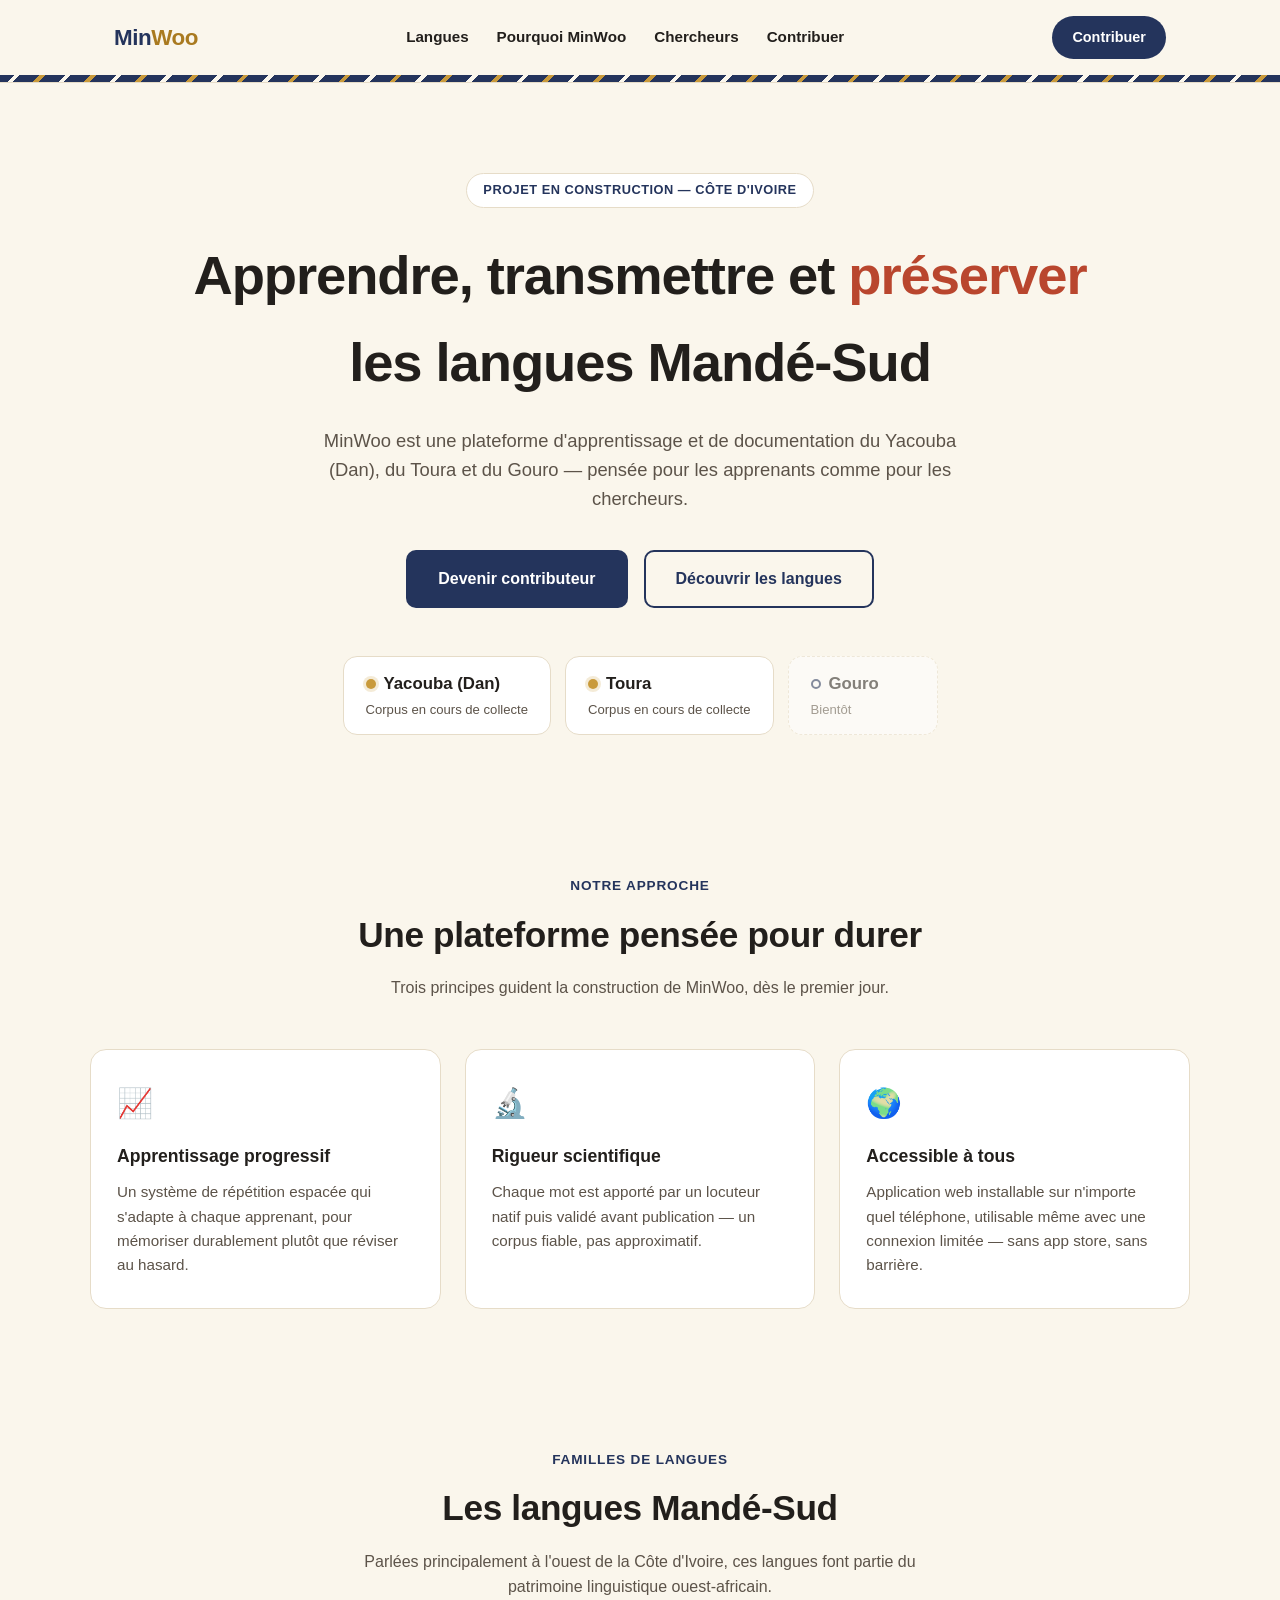
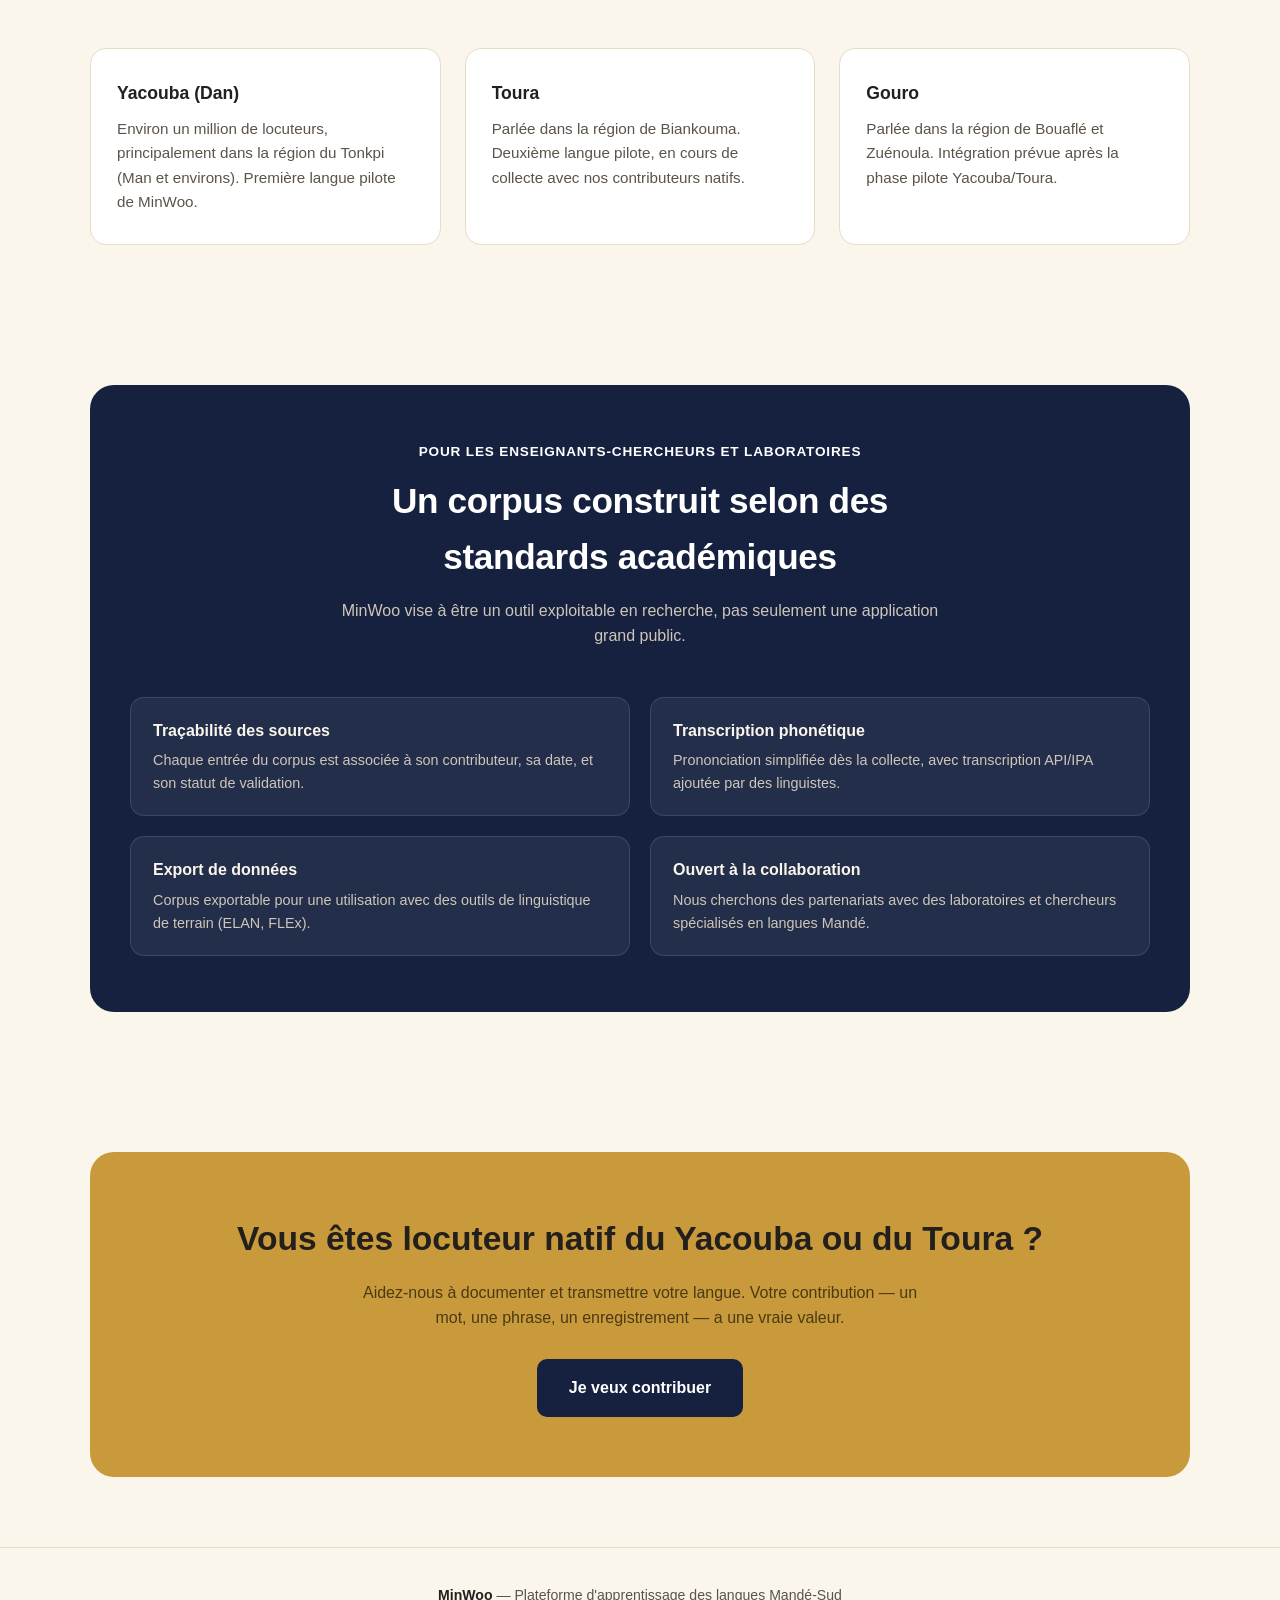
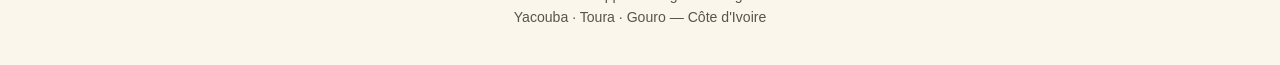
<file: index.html>
<!DOCTYPE html>
<html lang="fr">
<head>
<meta charset="UTF-8">
<meta name="viewport" content="width=device-width, initial-scale=1.0">
<title>MinWoo — Apprendre et préserver les langues Mandé-Sud</title>
<meta name="description" content="MinWoo est une plateforme d'apprentissage et de documentation des langues Mandé-Sud : Yacouba (Dan), Toura et Gouro.">
<style>
  :root {
    --indigo: #24345c;
    --indigo-dark: #16213f;
    --gold: #c99a3b;
    --gold-deep: #a97a20;
    --terracotta: #b9462e;
    --terracotta-dark: #973824;
    --cream: #faf6ec;
    --charcoal: #221f1c;
    --charcoal-soft: #5c5349;
    --line: #e6dcc8;
    --white: #ffffff;
  }
  * { box-sizing: border-box; margin: 0; padding: 0; }
  body {
    font-family: -apple-system, BlinkMacSystemFont, "Segoe UI", Roboto, Helvetica, Arial, sans-serif;
    background: var(--cream);
    color: var(--charcoal);
    line-height: 1.6;
  }
  a { text-decoration: none; color: inherit; }
  img { max-width: 100%; }

  header {
    position: sticky; top: 0; z-index: 50;
    background: rgba(250,246,236,0.92);
    backdrop-filter: blur(6px);
    border-bottom: 1px solid var(--line);
  }
  .kita-band {
    height: 7px;
    background: repeating-linear-gradient(
      -45deg,
      var(--indigo) 0px, var(--indigo) 14px,
      var(--gold) 14px, var(--gold) 18px,
      var(--indigo) 18px, var(--indigo) 32px,
      var(--cream) 32px, var(--cream) 36px
    );
  }
  .nav {
    max-width: 1100px; margin: 0 auto;
    display: flex; align-items: center; justify-content: space-between;
    padding: 16px 24px;
  }
  .logo { font-size: 1.4rem; font-weight: 800; letter-spacing: -0.02em; color: var(--indigo); }
  .logo span { color: var(--gold-deep); font-weight: 700; }
  .nav-links { display: flex; gap: 28px; font-weight: 600; font-size: 0.95rem; }
  .nav-links a:hover { color: var(--indigo); }
  .nav-cta {
    background: var(--indigo); color: var(--white);
    padding: 10px 20px; border-radius: 999px; font-weight: 700; font-size: 0.9rem;
    white-space: nowrap;
  }
  .nav-cta:hover { background: var(--indigo-dark); }

  .burger { display: none; background: none; border: none; font-size: 1.6rem; color: var(--charcoal); cursor: pointer; }

  .hero {
    max-width: 1100px; margin: 0 auto;
    padding: 90px 24px 70px;
    text-align: center;
  }
  .badge {
    display: inline-block; background: var(--white); border: 1px solid var(--line);
    color: var(--indigo); font-weight: 700; font-size: 0.8rem;
    padding: 6px 16px; border-radius: 999px; margin-bottom: 24px;
    letter-spacing: 0.04em; text-transform: uppercase;
  }
  .hero h1 {
    font-size: clamp(2.2rem, 5vw, 3.4rem);
    font-weight: 800; letter-spacing: -0.02em;
    margin-bottom: 20px;
  }
  .hero h1 em { color: var(--terracotta); font-style: normal; }
  .hero p {
    font-size: 1.15rem; color: var(--charcoal-soft);
    max-width: 640px; margin: 0 auto 36px;
  }
  .hero-actions { display: flex; gap: 16px; justify-content: center; flex-wrap: wrap; }
  .btn-primary, .btn-secondary {
    padding: 14px 30px; border-radius: 10px; font-weight: 700; font-size: 1rem;
    display: inline-block; border: 2px solid transparent;
  }
  .btn-primary { background: var(--indigo); color: var(--white); }
  .btn-primary:hover { background: var(--indigo-dark); }
  .btn-secondary { background: transparent; border-color: var(--indigo); color: var(--indigo); }
  .btn-secondary:hover { background: var(--indigo); color: var(--white); }

  .languages {
    display: flex; gap: 14px; justify-content: center; flex-wrap: wrap; margin-top: 48px;
  }
  .lang-pill {
    background: var(--white); border: 1px solid var(--line); border-radius: 14px;
    padding: 14px 22px; min-width: 150px; text-align: left;
  }
  .lang-pill .name { font-weight: 800; font-size: 1.05rem; display: flex; align-items: center; gap: 8px; }
  .lang-pill .status { font-size: 0.82rem; color: var(--charcoal-soft); margin-top: 2px; }
  .lang-pill.soon { opacity: 0.55; border-style: dashed; }
  .dot { width: 10px; height: 10px; border-radius: 50%; display: inline-block; flex-shrink: 0; }
  .dot-active { background: var(--gold); box-shadow: 0 0 0 3px rgba(201,154,59,0.2); }
  .dot-soon { background: var(--white); border: 2px solid var(--indigo); }

  section { padding: 70px 24px; }
  .section-inner { max-width: 1100px; margin: 0 auto; }
  .section-head { text-align: center; max-width: 620px; margin: 0 auto 48px; }
  .section-head .eyebrow {
    color: var(--indigo); font-weight: 700; font-size: 0.85rem;
    text-transform: uppercase; letter-spacing: 0.06em; margin-bottom: 10px; display: block;
  }
  .section-head h2 { font-size: clamp(1.6rem, 3vw, 2.2rem); font-weight: 800; letter-spacing: -0.01em; }
  .section-head p { color: var(--charcoal-soft); margin-top: 12px; }

  .cards { display: grid; grid-template-columns: repeat(3, 1fr); gap: 24px; }
  .card {
    background: var(--white); border: 1px solid var(--line); border-radius: 16px;
    padding: 30px 26px;
  }
  .card .icon { font-size: 1.8rem; margin-bottom: 16px; }
  .card h3 { font-size: 1.1rem; font-weight: 800; margin-bottom: 10px; }
  .card p { color: var(--charcoal-soft); font-size: 0.95rem; }

  .research {
    background: var(--indigo-dark); color: var(--cream); border-radius: 24px;
    max-width: 1100px; margin: 0 auto; padding: 56px 40px;
  }
  .research .section-head h2, .research .section-head .eyebrow { color: var(--white); }
  .research .section-head p { color: #cfc6ba; }
  .research-grid { display: grid; grid-template-columns: repeat(2, 1fr); gap: 20px; margin-top: 8px; }
  .research-item {
    background: rgba(255,255,255,0.06); border: 1px solid rgba(255,255,255,0.12);
    border-radius: 14px; padding: 20px 22px;
  }
  .research-item h4 { font-weight: 700; margin-bottom: 6px; font-size: 1rem; }
  .research-item p { color: #cfc6ba; font-size: 0.9rem; }

  .contribute {
    text-align: center; background: var(--gold); border-radius: 24px;
    max-width: 1100px; margin: 0 auto; padding: 60px 30px;
  }
  .contribute h2 { font-size: clamp(1.6rem, 3vw, 2.1rem); font-weight: 800; margin-bottom: 14px; }
  .contribute p { max-width: 560px; margin: 0 auto 28px; color: #4a3a14; }
  .contribute .btn-primary { background: var(--indigo-dark); }
  .contribute .btn-primary:hover { background: #000; }

  footer {
    border-top: 1px solid var(--line); padding: 36px 24px; text-align: center;
    color: var(--charcoal-soft); font-size: 0.88rem;
  }
  footer strong { color: var(--charcoal); }

  @media (max-width: 820px) {
    .cards { grid-template-columns: 1fr; }
    .research-grid { grid-template-columns: 1fr; }
  }
  @media (max-width: 720px) {
    .nav-links, .nav-cta { display: none; }
    .burger { display: block; }
    .nav-links.open {
      display: flex; flex-direction: column; position: absolute; top: 64px; left: 0; right: 0;
      background: var(--white); padding: 20px 24px; gap: 18px; border-bottom: 1px solid var(--line);
    }
    .nav-links.open a { display: block; }
  }
</style>
</head>
<body>

<header>
  <div class="nav">
    <div class="logo">Min<span>Woo</span></div>
    <nav class="nav-links" id="navLinks">
      <a href="#langues">Langues</a>
      <a href="#pourquoi">Pourquoi MinWoo</a>
      <a href="#recherche">Chercheurs</a>
      <a href="#contribuer">Contribuer</a>
    </nav>
    <a href="#contribuer" class="nav-cta">Contribuer</a>
    <button class="burger" id="burgerBtn" aria-label="Menu">☰</button>
  </div>
  <div class="kita-band"></div>
</header>

<section class="hero">
  <span class="badge">Projet en construction — Côte d'Ivoire</span>
  <h1>Apprendre, transmettre et <em>préserver</em><br>les langues Mandé-Sud</h1>
  <p>MinWoo est une plateforme d'apprentissage et de documentation du Yacouba (Dan), du Toura et du Gouro — pensée pour les apprenants comme pour les chercheurs.</p>
  <div class="hero-actions">
    <a href="#contribuer" class="btn-primary">Devenir contributeur</a>
    <a href="#langues" class="btn-secondary">Découvrir les langues</a>
  </div>

  <div class="languages">
    <div class="lang-pill">
      <div class="name"><span class="dot dot-active"></span>Yacouba (Dan)</div>
      <div class="status">Corpus en cours de collecte</div>
    </div>
    <div class="lang-pill">
      <div class="name"><span class="dot dot-active"></span>Toura</div>
      <div class="status">Corpus en cours de collecte</div>
    </div>
    <div class="lang-pill soon">
      <div class="name"><span class="dot dot-soon"></span>Gouro</div>
      <div class="status">Bientôt</div>
    </div>
  </div>
</section>

<section id="pourquoi">
  <div class="section-inner">
    <div class="section-head">
      <span class="eyebrow">Notre approche</span>
      <h2>Une plateforme pensée pour durer</h2>
      <p>Trois principes guident la construction de MinWoo, dès le premier jour.</p>
    </div>
    <div class="cards">
      <div class="card">
        <div class="icon">📈</div>
        <h3>Apprentissage progressif</h3>
        <p>Un système de répétition espacée qui s'adapte à chaque apprenant, pour mémoriser durablement plutôt que réviser au hasard.</p>
      </div>
      <div class="card">
        <div class="icon">🔬</div>
        <h3>Rigueur scientifique</h3>
        <p>Chaque mot est apporté par un locuteur natif puis validé avant publication — un corpus fiable, pas approximatif.</p>
      </div>
      <div class="card">
        <div class="icon">🌍</div>
        <h3>Accessible à tous</h3>
        <p>Application web installable sur n'importe quel téléphone, utilisable même avec une connexion limitée — sans app store, sans barrière.</p>
      </div>
    </div>
  </div>
</section>

<section id="langues">
  <div class="section-inner">
    <div class="section-head">
      <span class="eyebrow">Familles de langues</span>
      <h2>Les langues Mandé-Sud</h2>
      <p>Parlées principalement à l'ouest de la Côte d'Ivoire, ces langues font partie du patrimoine linguistique ouest-africain.</p>
    </div>
    <div class="cards">
      <div class="card">
        <h3>Yacouba (Dan)</h3>
        <p>Environ un million de locuteurs, principalement dans la région du Tonkpi (Man et environs). Première langue pilote de MinWoo.</p>
      </div>
      <div class="card">
        <h3>Toura</h3>
        <p>Parlée dans la région de Biankouma. Deuxième langue pilote, en cours de collecte avec nos contributeurs natifs.</p>
      </div>
      <div class="card">
        <h3>Gouro</h3>
        <p>Parlée dans la région de Bouaflé et Zuénoula. Intégration prévue après la phase pilote Yacouba/Toura.</p>
      </div>
    </div>
  </div>
</section>

<section id="recherche">
  <div class="section-inner research">
    <div class="section-head">
      <span class="eyebrow">Pour les enseignants-chercheurs et laboratoires</span>
      <h2>Un corpus construit selon des standards académiques</h2>
      <p>MinWoo vise à être un outil exploitable en recherche, pas seulement une application grand public.</p>
    </div>
    <div class="research-grid">
      <div class="research-item">
        <h4>Traçabilité des sources</h4>
        <p>Chaque entrée du corpus est associée à son contributeur, sa date, et son statut de validation.</p>
      </div>
      <div class="research-item">
        <h4>Transcription phonétique</h4>
        <p>Prononciation simplifiée dès la collecte, avec transcription API/IPA ajoutée par des linguistes.</p>
      </div>
      <div class="research-item">
        <h4>Export de données</h4>
        <p>Corpus exportable pour une utilisation avec des outils de linguistique de terrain (ELAN, FLEx).</p>
      </div>
      <div class="research-item">
        <h4>Ouvert à la collaboration</h4>
        <p>Nous cherchons des partenariats avec des laboratoires et chercheurs spécialisés en langues Mandé.</p>
      </div>
    </div>
  </div>
</section>

<section id="contribuer">
  <div class="section-inner contribute">
    <h2>Vous êtes locuteur natif du Yacouba ou du Toura ?</h2>
    <p>Aidez-nous à documenter et transmettre votre langue. Votre contribution — un mot, une phrase, un enregistrement — a une vraie valeur.</p>
    <a href="mailto:zohjunior@gmail.com?subject=Contribution%20MinWoo" class="btn-primary">Je veux contribuer</a>
  </div>
</section>

<footer>
  <p><strong>MinWoo</strong> — Plateforme d'apprentissage des langues Mandé-Sud</p>
  <p>Yacouba · Toura · Gouro — Côte d'Ivoire</p>
</footer>

<script>
  document.getElementById('burgerBtn').addEventListener('click', function() {
    document.getElementById('navLinks').classList.toggle('open');
  });
</script>

</body>
</html>
</file>
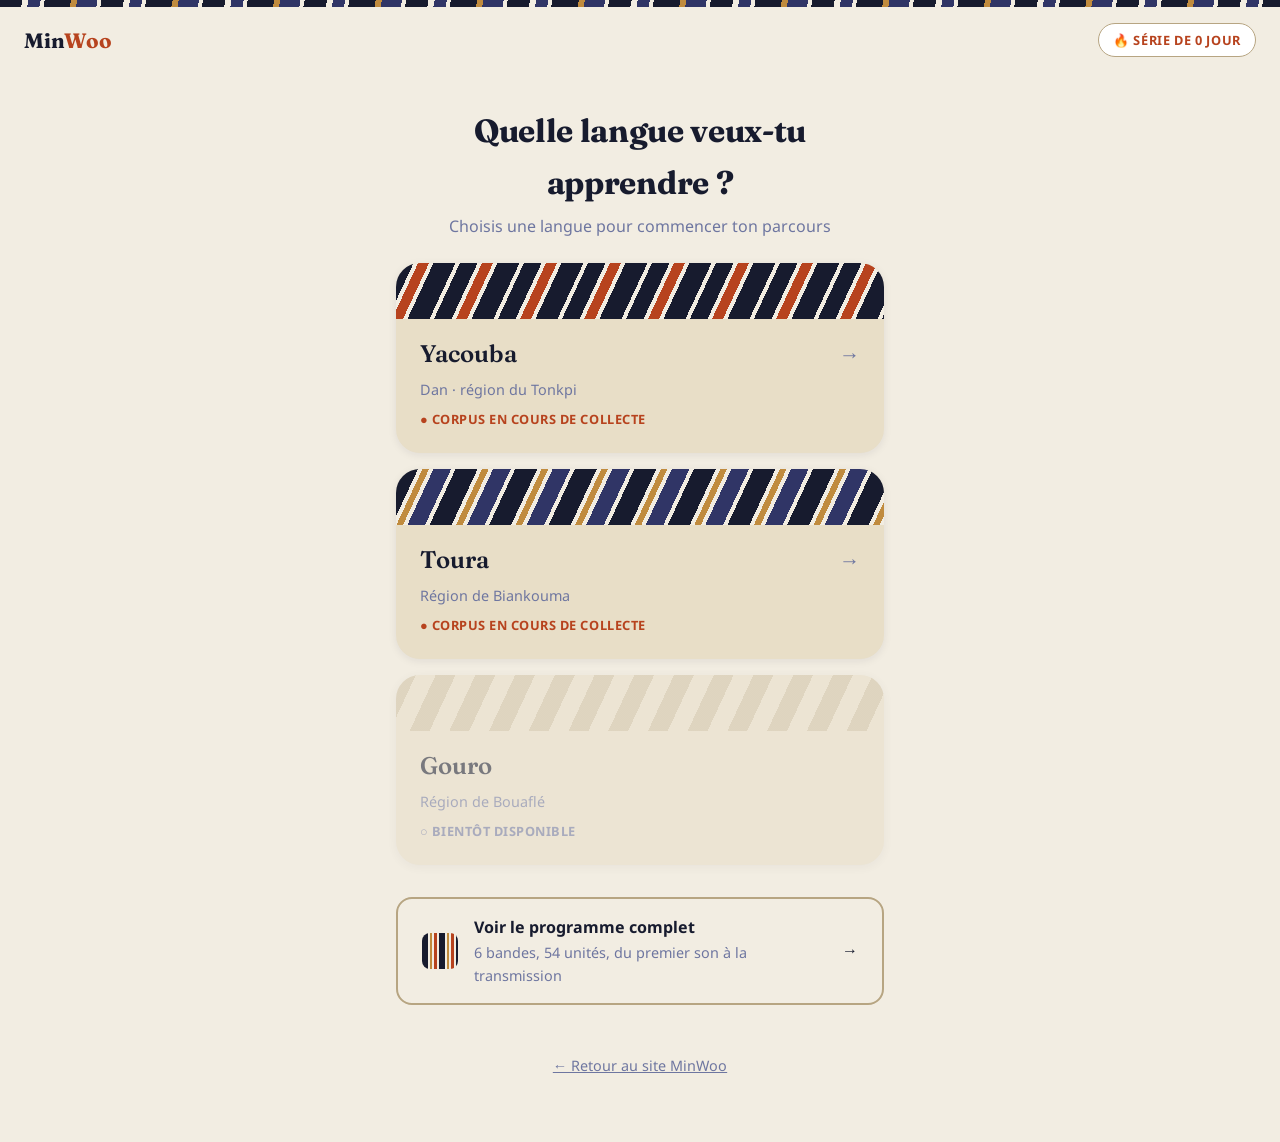
<file: app/index.html>
<!DOCTYPE html>
<html lang="fr">
<head>
<meta charset="UTF-8">
<meta name="viewport" content="width=device-width, initial-scale=1.0">
<title>MinWoo — Choisis ta langue</title>
<link rel="preconnect" href="https://fonts.googleapis.com">
<link rel="preconnect" href="https://fonts.gstatic.com" crossorigin>
<link href="https://fonts.googleapis.com/css2?family=Fraunces:opsz,wght@9..144,500;9..144,600;9..144,700&family=Noto+Sans:wght@400;500;700&display=swap" rel="stylesheet">
<link rel="stylesheet" href="../css/tokens.css">
<link rel="stylesheet" href="../css/patterns.css">
<link rel="stylesheet" href="../css/components.css">
<style>
  .ecran { max-width: 520px; margin: 0 auto; padding: 0 var(--espace-4) var(--espace-8); min-height: 100vh; }
  .intro { padding: var(--espace-6) 0 var(--espace-5); text-align: center; }
  .intro h1 { font-size: var(--taille-2xl); margin: 0 0 6px; }
  .intro p { color: var(--texte-att); margin: 0; font-size: var(--taille-base); }

  .tuiles { display: flex; flex-direction: column; gap: var(--espace-4); }

  .tuile-langue { min-height: 132px; padding: 0; justify-content: flex-start; }
  .tuile-langue .motif-tuile { height: 56px; position: relative; overflow: hidden; }
  .tuile-langue .contenu { padding: var(--espace-4) var(--espace-5) var(--espace-5); }
  .tuile-langue .nom-ligne { display: flex; align-items: baseline; justify-content: space-between; }
  .tuile-langue .fleche { color: var(--texte-att); font-size: 1.3rem; transition: transform var(--duree-rapide) var(--easing); }
  .tuile-langue:hover .fleche { transform: translateX(4px); color: var(--primaire); }

  .motif-yacouba {
    background: repeating-linear-gradient(115deg,
      var(--encre) 0 16px, var(--coton) 16px 20px,
      var(--braise) 20px 30px, var(--coton) 30px 34px,
      var(--encre) 34px 54px, var(--coton) 54px 58px);
  }
  .motif-toura {
    background: repeating-linear-gradient(115deg,
      var(--encre) 0 20px, var(--coton) 20px 24px,
      var(--or-parure) 24px 30px, var(--coton) 30px 34px,
      var(--indigo-tisse) 34px 50px, var(--coton) 50px 54px);
  }
  .motif-gouro {
    background: repeating-linear-gradient(115deg, var(--raphia) 0 18px, transparent 18px 36px);
    opacity: 0.5;
  }

  .statut-langue { font-size: var(--taille-xs); font-weight: 700; text-transform: uppercase; letter-spacing: 0.04em; }
  .statut-langue.actif { color: var(--braise); }
  .statut-langue.venir { color: var(--texte-att); }

  .lien-programme {
    display: flex; align-items: center; gap: var(--espace-4); margin-top: var(--espace-6);
    padding: var(--espace-4) var(--espace-5); border-radius: var(--rayon-lg);
    border: 2px solid var(--bordure); text-decoration: none; color: var(--texte);
  }
  .lien-programme:hover { border-color: var(--primaire); }
  .motif-programme {
    width: 36px; height: 36px; border-radius: var(--rayon-sm); flex-shrink: 0;
    background: repeating-linear-gradient(90deg, var(--encre) 0 6px, var(--coton) 6px 8px, var(--or-parure) 8px 10px, var(--coton) 10px 12px, var(--braise) 12px 15px, var(--coton) 15px 17px);
  }
  .texte-programme { flex: 1; display: flex; flex-direction: column; }
  .texte-programme span { font-size: var(--taille-sm); color: var(--texte-att); }
  .pied-page { text-align: center; margin-top: var(--espace-7); }
  .pied-page a { color: var(--texte-att); font-size: var(--taille-sm); }
</style>
</head>
<body>
<div class="motif-tisse"></div>

<div class="entete-app">
  <span class="marque">Min<span class="accent">Woo</span></span>
  <span class="badge">🔥 Série de 0 jour</span>
</div>

<main class="ecran">
  <div class="intro">
    <h1 class="titre">Quelle langue veux-tu apprendre ?</h1>
    <p>Choisis une langue pour commencer ton parcours</p>
  </div>

  <div class="tuiles">
    <a class="tuile-langue" href="#" aria-label="Apprendre le Yacouba">
      <div class="motif-tuile motif-yacouba"></div>
      <div class="contenu">
        <div class="nom-ligne">
          <span class="nom">Yacouba</span>
          <span class="fleche">→</span>
        </div>
        <div class="meta">Dan · région du Tonkpi</div>
        <div class="statut-langue actif" style="margin-top:8px">● Corpus en cours de collecte</div>
      </div>
    </a>

    <a class="tuile-langue" href="#" aria-label="Apprendre le Toura">
      <div class="motif-tuile motif-toura"></div>
      <div class="contenu">
        <div class="nom-ligne">
          <span class="nom">Toura</span>
          <span class="fleche">→</span>
        </div>
        <div class="meta">Région de Biankouma</div>
        <div class="statut-langue actif" style="margin-top:8px">● Corpus en cours de collecte</div>
      </div>
    </a>

    <div class="tuile-langue a-venir" aria-disabled="true">
      <div class="motif-tuile motif-gouro"></div>
      <div class="contenu">
        <div class="nom-ligne">
          <span class="nom">Gouro</span>
        </div>
        <div class="meta">Région de Bouaflé</div>
        <div class="statut-langue venir" style="margin-top:8px">○ Bientôt disponible</div>
      </div>
    </div>
  </div>

  <a class="lien-programme" href="programme.html">
    <span class="motif-programme"></span>
    <span class="texte-programme"><b>Voir le programme complet</b><span>6 bandes, 54 unités, du premier son à la transmission</span></span>
    <span aria-hidden="true">→</span>
  </a>

  <div class="pied-page">
    <a href="../index.html">← Retour au site MinWoo</a>
  </div>
</main>

</body>
</html>
</file>
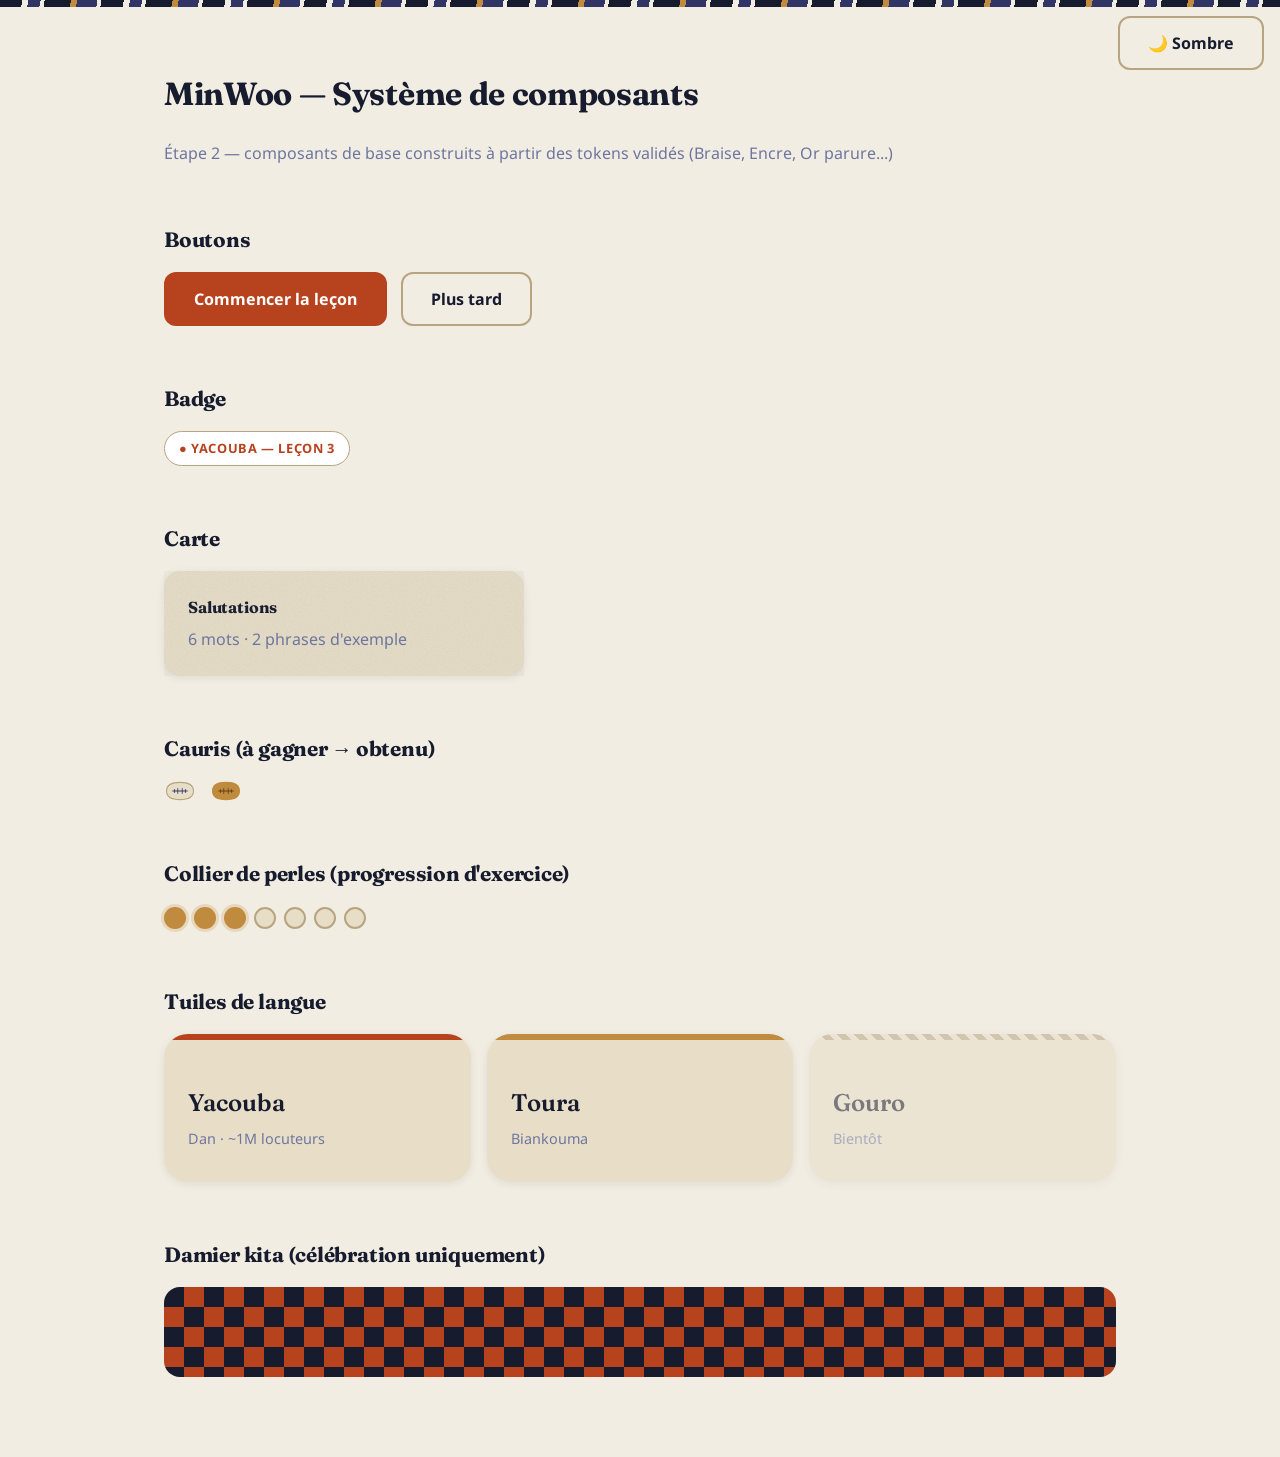
<file: styleguide.html>
<!DOCTYPE html>
<html lang="fr">
<head>
<meta charset="UTF-8">
<meta name="viewport" content="width=device-width, initial-scale=1.0">
<title>MinWoo — Guide de style (étape 2)</title>
<link rel="preconnect" href="https://fonts.googleapis.com">
<link rel="preconnect" href="https://fonts.gstatic.com" crossorigin>
<link href="https://fonts.googleapis.com/css2?family=Fraunces:opsz,wght@9..144,500;9..144,600;9..144,700&family=Noto+Sans:wght@400;500;700&display=swap" rel="stylesheet">
<link rel="stylesheet" href="css/tokens.css">
<link rel="stylesheet" href="css/patterns.css">
<link rel="stylesheet" href="css/components.css">
<style>
  .wrap { max-width: 1000px; margin: 0 auto; padding: 40px 24px 80px; }
  h2 { margin: 56px 0 16px; font-size: 1.3rem; }
  .row { display: flex; gap: 14px; flex-wrap: wrap; align-items: center; margin-bottom: 10px; }
  .theme-toggle { position: fixed; top: 16px; right: 16px; z-index: 10; }
  .grid-tuiles { display: grid; grid-template-columns: repeat(3, 1fr); gap: 16px; }
  @media (max-width: 720px) { .grid-tuiles { grid-template-columns: 1fr; } }
</style>
</head>
<body>
<div class="motif-tisse"></div>

<button class="btn btn-secondaire theme-toggle" id="themeToggle">🌙 Sombre</button>

<div class="wrap">
  <h1 class="titre" style="font-size:2rem">MinWoo — Système de composants</h1>
  <p style="color:var(--texte-att)">Étape 2 — composants de base construits à partir des tokens validés (Braise, Encre, Or parure...)</p>

  <h2>Boutons</h2>
  <div class="row">
    <button class="btn btn-primaire">Commencer la leçon</button>
    <button class="btn btn-secondaire">Plus tard</button>
  </div>

  <h2>Badge</h2>
  <div class="row">
    <span class="badge">● Yacouba — leçon 3</span>
  </div>

  <h2>Carte</h2>
  <div class="carte motif-grain" style="max-width:360px">
    <b class="titre">Salutations</b>
    <p style="color:var(--texte-att); margin:6px 0 0">6 mots · 2 phrases d'exemple</p>
  </div>

  <h2>Cauris (à gagner → obtenu)</h2>
  <div class="row">
    <svg class="cauris" viewBox="0 0 100 60">
      <path class="coquille" d="M8 30 C8 8 28 3 50 3 C72 3 92 8 92 30 C92 52 72 57 50 57 C28 57 8 52 8 30 Z"/>
      <line class="fente" x1="26" y1="30" x2="74" y2="30" stroke-width="3"/>
      <line class="dent" x1="33" y1="24" x2="33" y2="36" stroke-width="2.5"/>
      <line class="dent" x1="43" y1="21" x2="43" y2="39" stroke-width="2.5"/>
      <line class="dent" x1="57" y1="21" x2="57" y2="39" stroke-width="2.5"/>
      <line class="dent" x1="67" y1="24" x2="67" y2="36" stroke-width="2.5"/>
    </svg>
    <svg class="cauris obtenu" viewBox="0 0 100 60">
      <path class="coquille" d="M8 30 C8 8 28 3 50 3 C72 3 92 8 92 30 C92 52 72 57 50 57 C28 57 8 52 8 30 Z"/>
      <line class="fente" x1="26" y1="30" x2="74" y2="30" stroke-width="3"/>
      <line class="dent" x1="33" y1="24" x2="33" y2="36" stroke-width="2.5"/>
      <line class="dent" x1="43" y1="21" x2="43" y2="39" stroke-width="2.5"/>
      <line class="dent" x1="57" y1="21" x2="57" y2="39" stroke-width="2.5"/>
      <line class="dent" x1="67" y1="24" x2="67" y2="36" stroke-width="2.5"/>
    </svg>
  </div>

  <h2>Collier de perles (progression d'exercice)</h2>
  <div class="collier">
    <div class="perle faite"></div><div class="perle faite"></div><div class="perle faite"></div>
    <div class="perle a-faire"></div><div class="perle a-faire"></div><div class="perle a-faire"></div><div class="perle a-faire"></div>
  </div>

  <h2>Tuiles de langue</h2>
  <div class="grid-tuiles">
    <a class="tuile-langue" href="#">
      <div class="bande-haut" style="background:var(--braise)"></div>
      <div class="nom">Yacouba</div>
      <div class="meta">Dan · ~1M locuteurs</div>
    </a>
    <a class="tuile-langue" href="#">
      <div class="bande-haut" style="background:var(--or-parure)"></div>
      <div class="nom">Toura</div>
      <div class="meta">Biankouma</div>
    </a>
    <div class="tuile-langue a-venir">
      <div class="bande-haut"></div>
      <div class="nom">Gouro</div>
      <div class="meta">Bientôt</div>
    </div>
  </div>

  <h2>Damier kita (célébration uniquement)</h2>
  <div class="motif-kita" style="height:90px; border-radius:16px"></div>

</div>

<script>
  const btn = document.getElementById('themeToggle');
  btn.addEventListener('click', () => {
    const isDark = document.documentElement.getAttribute('data-theme') === 'dark';
    document.documentElement.setAttribute('data-theme', isDark ? 'light' : 'dark');
    btn.textContent = isDark ? '🌙 Sombre' : '☀️ Clair';
  });
</script>
</body>
</html>
</file>
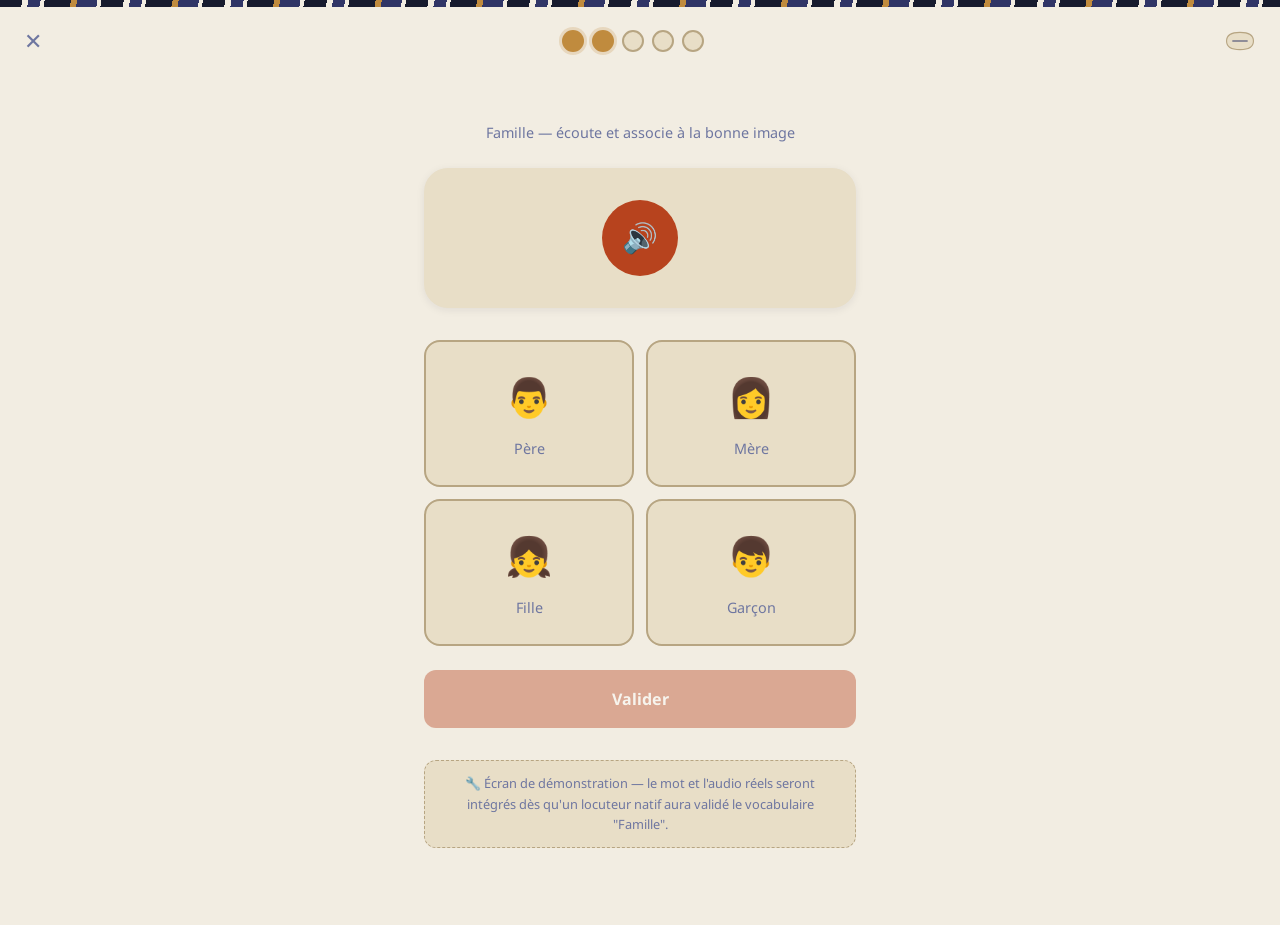
<file: app/exercice.html>
<!DOCTYPE html>
<html lang="fr">
<head>
<meta charset="UTF-8">
<meta name="viewport" content="width=device-width, initial-scale=1.0">
<title>MinWoo — Exercice</title>
<link rel="preconnect" href="https://fonts.googleapis.com">
<link rel="preconnect" href="https://fonts.gstatic.com" crossorigin>
<link href="https://fonts.googleapis.com/css2?family=Fraunces:opsz,wght@9..144,500;9..144,600;9..144,700&family=Noto+Sans:wght@400;500;700&display=swap" rel="stylesheet">
<link rel="stylesheet" href="../css/tokens.css">
<link rel="stylesheet" href="../css/patterns.css">
<link rel="stylesheet" href="../css/components.css">
<style>
  .entete-exo {
    display: flex; align-items: center; gap: var(--espace-4);
    padding: var(--espace-4) var(--espace-5);
  }
  .fermer { font-size: 1.4rem; color: var(--texte-att); text-decoration: none; }
  .entete-exo .collier { flex: 1; justify-content: center; }

  .scene-exo { max-width: 480px; margin: 0 auto; padding: var(--espace-6) var(--espace-5) var(--espace-8); }
  .consigne { text-align: center; color: var(--texte-att); font-size: var(--taille-sm); margin-bottom: var(--espace-5); }

  .carte-audio {
    display: flex; flex-direction: column; align-items: center; gap: var(--espace-3);
    background: var(--surface); border-radius: var(--rayon-xl); padding: var(--espace-6);
    margin-bottom: var(--espace-6); box-shadow: var(--ombre-sm);
  }
  .bouton-audio {
    width: 76px; height: 76px; border-radius: 50%; border: none; cursor: pointer;
    background: var(--primaire); color: white; font-size: 1.8rem;
    display: flex; align-items: center; justify-content: center;
    transition: transform var(--duree-rapide) var(--easing);
  }
  .bouton-audio:active { transform: scale(0.92); }
  .bouton-audio.joue { animation: pulse-audio 0.6s var(--easing); }
  @keyframes pulse-audio { 0%,100% { box-shadow: 0 0 0 0 rgba(183,67,30,0.35); } 50% { box-shadow: 0 0 0 14px rgba(183,67,30,0); } }

  .mot-cible {
    font-family: var(--police-texte); font-style: italic; color: var(--texte-att);
    font-size: var(--taille-sm); border: 1.5px dashed var(--bordure); border-radius: var(--rayon-md);
    padding: 6px 14px; display: none;
  }
  .mot-cible.visible { display: inline-block; }

  .grille-choix { display: grid; grid-template-columns: 1fr 1fr; gap: var(--espace-3); margin-bottom: var(--espace-5); }
  .choix {
    background: var(--surface); border: 2.5px solid var(--bordure); border-radius: var(--rayon-lg);
    padding: var(--espace-5) var(--espace-3); text-align: center; cursor: pointer;
    transition: border-color var(--duree-rapide) var(--easing), transform var(--duree-rapide) var(--easing), background var(--duree-rapide) var(--easing);
  }
  .choix .emoji { font-size: 2.4rem; display: block; margin-bottom: 8px; }
  .choix .legende { font-size: var(--taille-sm); color: var(--texte-att); }
  .choix:hover { border-color: var(--bleu-delave); }
  .choix.selectionne { border-color: var(--primaire); background: var(--surface-elevee); transform: scale(1.02); }
  .choix.correct { border-color: var(--or-parure); background: rgba(192,139,62,0.14); }
  .choix.incorrect { border-color: var(--corail-alerte); background: rgba(168,58,68,0.1); animation: secoue 0.4s; }
  @keyframes secoue { 20%,60% { transform: translateX(-6px); } 40%,80% { transform: translateX(6px); } }

  .banniere-feedback {
    display: none; align-items: center; gap: var(--espace-3);
    border-radius: var(--rayon-lg); padding: var(--espace-4) var(--espace-5); margin-bottom: var(--espace-4);
  }
  .banniere-feedback.visible { display: flex; }
  .banniere-feedback.ok { background: rgba(192,139,62,0.16); color: var(--or-parure); }
  .banniere-feedback.ko { background: rgba(168,58,68,0.12); color: var(--corail-alerte); }
  .banniere-feedback .cauris { width: 34px; height: 21px; }
  .banniere-feedback .texte b { display: block; font-family: var(--police-titres); font-size: var(--taille-base); color: var(--texte); }
  .banniere-feedback .texte span { font-size: var(--taille-xs); }

  .bouton-valider {
    width: 100%; padding: 16px; font-size: var(--taille-base);
  }
  .bouton-valider:disabled { opacity: 0.4; cursor: not-allowed; }

  .note-placeholder {
    margin-top: var(--espace-6); padding: var(--espace-3) var(--espace-4);
    background: var(--surface); border-radius: var(--rayon-md); border: 1px dashed var(--bordure);
    font-size: var(--taille-xs); color: var(--texte-att); text-align: center;
  }
</style>
</head>
<body>
<div class="motif-tisse"></div>

<div class="entete-exo">
  <a class="fermer" href="parcours.html" aria-label="Quitter l'exercice">✕</a>
  <div class="collier">
    <div class="perle faite"></div><div class="perle faite"></div>
    <div class="perle a-faire" id="perle3"></div><div class="perle a-faire"></div><div class="perle a-faire"></div>
  </div>
  <svg class="cauris" id="cauris-compteur" viewBox="0 0 100 60">
    <path class="coquille" d="M8 30 C8 8 28 3 50 3 C72 3 92 8 92 30 C92 52 72 57 50 57 C28 57 8 52 8 30 Z"/>
    <line class="fente" x1="26" y1="30" x2="74" y2="30" stroke-width="3"/>
  </svg>
</div>

<main class="scene-exo">
  <p class="consigne">Famille — écoute et associe à la bonne image</p>

  <div class="carte-audio">
    <button class="bouton-audio" id="btnAudio" aria-label="Écouter le mot">🔊</button>
    <span class="mot-cible" id="motCible">[ mot à intégrer — en attente de validation locuteur ]</span>
  </div>

  <div class="grille-choix" id="grilleChoix">
    <div class="choix" data-correct="false">
      <span class="emoji">👨</span>
      <span class="legende">Père</span>
    </div>
    <div class="choix" data-correct="true">
      <span class="emoji">👩</span>
      <span class="legende">Mère</span>
    </div>
    <div class="choix" data-correct="false">
      <span class="emoji">👧</span>
      <span class="legende">Fille</span>
    </div>
    <div class="choix" data-correct="false">
      <span class="emoji">👦</span>
      <span class="legende">Garçon</span>
    </div>
  </div>

  <div class="banniere-feedback ok" id="banniereOk">
    <svg class="cauris obtenu" viewBox="0 0 100 60">
      <path class="coquille" d="M8 30 C8 8 28 3 50 3 C72 3 92 8 92 30 C92 52 72 57 50 57 C28 57 8 52 8 30 Z"/>
      <line class="fente" x1="26" y1="30" x2="74" y2="30" stroke-width="3"/>
    </svg>
    <div class="texte"><b>Bien joué !</b><span>Ton cauris brille un peu plus</span></div>
  </div>
  <div class="banniere-feedback ko" id="banniereKo">
    <div class="texte"><b>Pas tout à fait</b><span>Réessaie — tu y es presque</span></div>
  </div>

  <button class="btn btn-primaire bouton-valider" id="btnValider" disabled>Valider</button>

  <p class="note-placeholder">🔧 Écran de démonstration — le mot et l'audio réels seront intégrés dès qu'un locuteur natif aura validé le vocabulaire "Famille".</p>
</main>

<script>
  const choix = document.querySelectorAll('.choix');
  const btnValider = document.getElementById('btnValider');
  const btnAudio = document.getElementById('btnAudio');
  const banniereOk = document.getElementById('banniereOk');
  const banniereKo = document.getElementById('banniereKo');
  const motCible = document.getElementById('motCible');
  const cauris = document.getElementById('cauris-compteur');
  let selection = null;
  let valide = false;

  btnAudio.addEventListener('click', () => {
    btnAudio.classList.remove('joue');
    void btnAudio.offsetWidth;
    btnAudio.classList.add('joue');
  });

  choix.forEach(c => {
    c.addEventListener('click', () => {
      if (valide) return;
      choix.forEach(x => x.classList.remove('selectionne'));
      c.classList.add('selectionne');
      selection = c;
      btnValider.disabled = false;
    });
  });

  btnValider.addEventListener('click', () => {
    if (!selection) return;
    valide = true;
    const estCorrect = selection.dataset.correct === 'true';
    motCible.classList.add('visible');
    if (estCorrect) {
      selection.classList.add('correct');
      banniereOk.classList.add('visible');
      cauris.classList.add('obtenu');
    } else {
      selection.classList.add('incorrect');
      banniereKo.classList.add('visible');
      choix.forEach(x => { if (x.dataset.correct === 'true') x.classList.add('correct'); });
    }
    btnValider.textContent = 'Continuer';
    btnValider.onclick = () => window.location.href = 'parcours.html';
  });
</script>
</body>
</html>
</file>
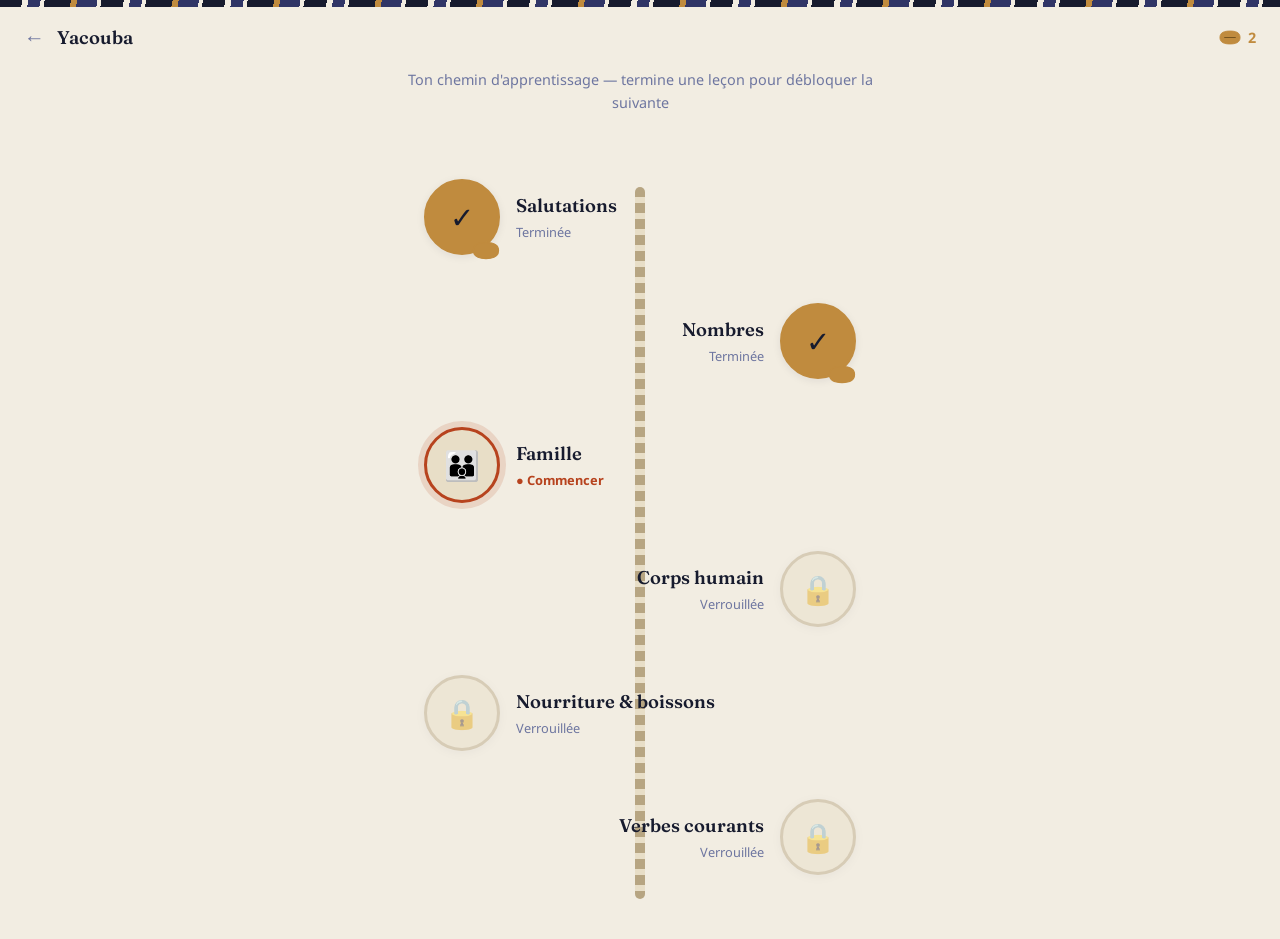
<file: app/parcours.html>
<!DOCTYPE html>
<html lang="fr">
<head>
<meta charset="UTF-8">
<meta name="viewport" content="width=device-width, initial-scale=1.0">
<title>MinWoo — Parcours Yacouba</title>
<link rel="preconnect" href="https://fonts.googleapis.com">
<link rel="preconnect" href="https://fonts.gstatic.com" crossorigin>
<link href="https://fonts.googleapis.com/css2?family=Fraunces:opsz,wght@9..144,500;9..144,600;9..144,700&family=Noto+Sans:wght@400;500;700&display=swap" rel="stylesheet">
<link rel="stylesheet" href="../css/tokens.css">
<link rel="stylesheet" href="../css/patterns.css">
<link rel="stylesheet" href="../css/components.css">
<style>
  .entete-langue {
    display: flex; align-items: center; gap: var(--espace-3);
    padding: var(--espace-4) var(--espace-5);
  }
  .retour { font-size: 1.3rem; color: var(--texte-att); text-decoration: none; line-height: 1; }
  .entete-langue .titre-langue { font-family: var(--police-titres); font-size: var(--taille-lg); font-weight: 600; flex: 1; }
  .compteur-cauris { display: flex; align-items: center; gap: 6px; font-weight: 700; color: var(--recompense); font-size: var(--taille-sm); }
  .compteur-cauris .cauris { width: 24px; height: 15px; }

  .parcours-scene { max-width: 480px; margin: 0 auto; padding: var(--espace-6) var(--espace-5) var(--espace-8); position: relative; }

  /* Ruban tissé qui serpente derrière les leçons */
  .ruban {
    position: absolute; left: 50%; top: 40px; bottom: 40px; width: 10px; transform: translateX(-50%);
    background: repeating-linear-gradient(180deg,
      var(--raphia) 0 10px, var(--ivoire-cauris) 10px 16px,
      var(--raphia) 16px 26px, var(--ivoire-cauris) 26px 32px);
    border-radius: var(--rayon-full);
    z-index: 0;
  }

  .noeuds { position: relative; z-index: 1; display: flex; flex-direction: column; gap: var(--espace-7); }
  .noeud-leçon { display: flex; align-items: center; gap: var(--espace-4); }
  .noeud-leçon:nth-child(even) { flex-direction: row-reverse; text-align: right; }

  .pastille {
    width: 76px; height: 76px; border-radius: 50%; flex-shrink: 0;
    display: flex; align-items: center; justify-content: center; font-size: 1.8rem;
    background: var(--surface); border: 3px solid var(--bordure); box-shadow: var(--ombre-sm);
    position: relative;
  }
  .noeud-leçon.complete .pastille { background: var(--recompense); border-color: var(--or-parure); }
  .noeud-leçon.active .pastille { background: var(--surface); border-color: var(--braise); box-shadow: 0 0 0 6px rgba(183,67,30,0.15); }
  .noeud-leçon.verrouille .pastille { opacity: 0.45; }
  .pastille .anneau-cauris { position: absolute; bottom: -8px; right: -4px; width: 30px; height: 19px; }

  .info-leçon .nom-leçon { font-family: var(--police-titres); font-weight: 600; font-size: var(--taille-lg); }
  .info-leçon .etat-leçon { font-size: var(--taille-xs); color: var(--texte-att); margin-top: 2px; }
  .noeud-leçon.active .info-leçon .etat-leçon { color: var(--braise); font-weight: 700; }

  .depart {
    max-width: 480px; margin: 0 auto var(--espace-6); text-align: center;
    color: var(--texte-att); font-size: var(--taille-sm);
  }
</style>
</head>
<body>
<div class="motif-tisse"></div>

<div class="entete-langue">
  <a class="retour" href="index.html" aria-label="Retour">←</a>
  <span class="titre-langue">Yacouba</span>
  <span class="compteur-cauris">
    <svg class="cauris obtenu" viewBox="0 0 100 60">
      <path class="coquille" d="M8 30 C8 8 28 3 50 3 C72 3 92 8 92 30 C92 52 72 57 50 57 C28 57 8 52 8 30 Z"/>
      <line class="fente" x1="26" y1="30" x2="74" y2="30" stroke-width="3"/>
    </svg>
    2
  </span>
</div>

<p class="depart">Ton chemin d'apprentissage — termine une leçon pour débloquer la suivante</p>

<main class="parcours-scene">
  <div class="ruban"></div>
  <div class="noeuds">

    <div class="noeud-leçon complete">
      <div class="pastille">
        ✓
        <svg class="cauris obtenu anneau-cauris" viewBox="0 0 100 60">
          <path class="coquille" d="M8 30 C8 8 28 3 50 3 C72 3 92 8 92 30 C92 52 72 57 50 57 C28 57 8 52 8 30 Z"/>
        </svg>
      </div>
      <div class="info-leçon">
        <div class="nom-leçon">Salutations</div>
        <div class="etat-leçon">Terminée</div>
      </div>
    </div>

    <div class="noeud-leçon complete">
      <div class="pastille">
        ✓
        <svg class="cauris obtenu anneau-cauris" viewBox="0 0 100 60">
          <path class="coquille" d="M8 30 C8 8 28 3 50 3 C72 3 92 8 92 30 C92 52 72 57 50 57 C28 57 8 52 8 30 Z"/>
        </svg>
      </div>
      <div class="info-leçon">
        <div class="nom-leçon">Nombres</div>
        <div class="etat-leçon">Terminée</div>
      </div>
    </div>

    <div class="noeud-leçon active">
      <div class="pastille">👪</div>
      <div class="info-leçon">
        <div class="nom-leçon">Famille</div>
        <div class="etat-leçon">● Commencer</div>
      </div>
    </div>

    <div class="noeud-leçon verrouille">
      <div class="pastille">🔒</div>
      <div class="info-leçon">
        <div class="nom-leçon">Corps humain</div>
        <div class="etat-leçon">Verrouillée</div>
      </div>
    </div>

    <div class="noeud-leçon verrouille">
      <div class="pastille">🔒</div>
      <div class="info-leçon">
        <div class="nom-leçon">Nourriture &amp; boissons</div>
        <div class="etat-leçon">Verrouillée</div>
      </div>
    </div>

    <div class="noeud-leçon verrouille">
      <div class="pastille">🔒</div>
      <div class="info-leçon">
        <div class="nom-leçon">Verbes courants</div>
        <div class="etat-leçon">Verrouillée</div>
      </div>
    </div>

  </div>
</main>

</body>
</html>
</file>
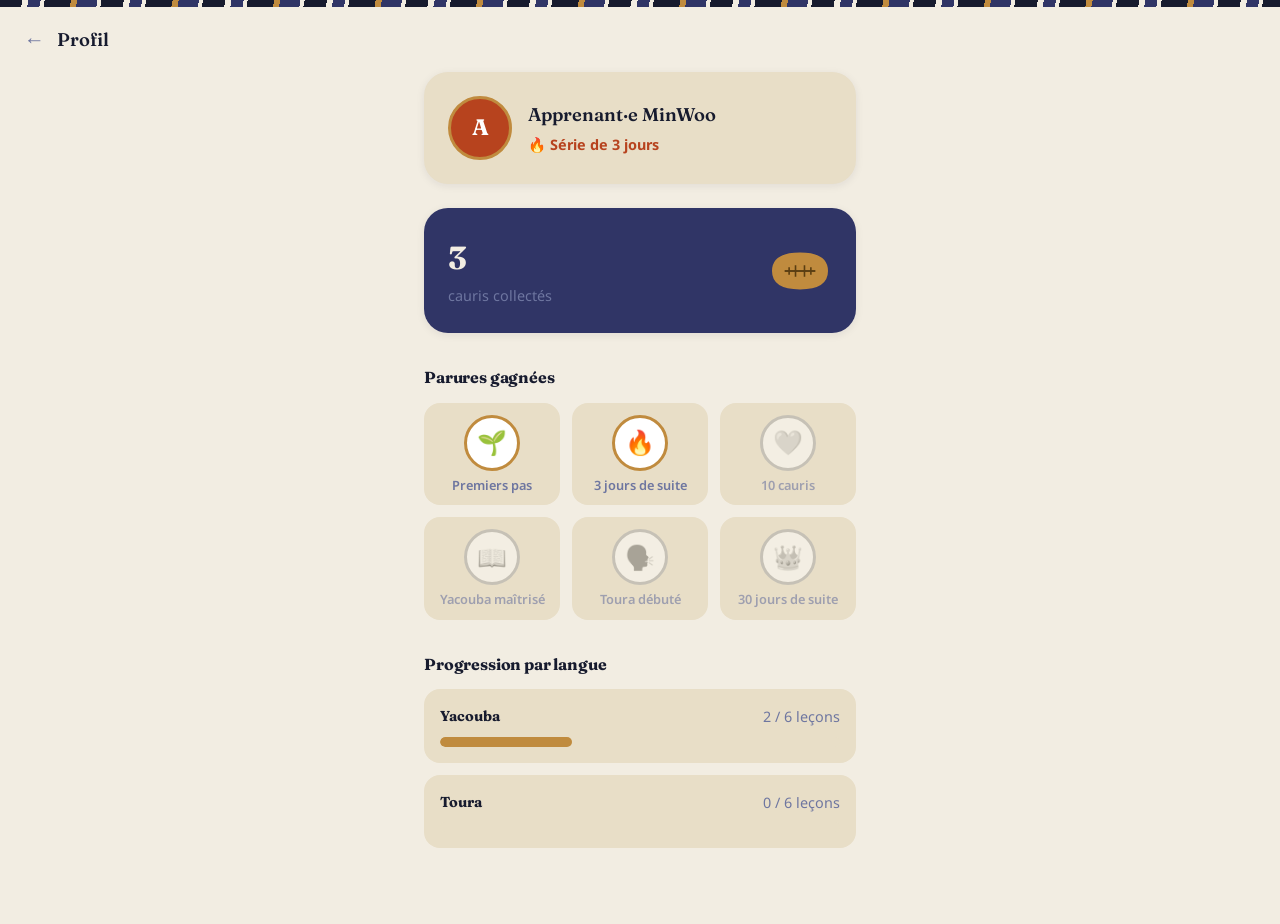
<file: app/profil.html>
<!DOCTYPE html>
<html lang="fr">
<head>
<meta charset="UTF-8">
<meta name="viewport" content="width=device-width, initial-scale=1.0">
<title>MinWoo — Profil</title>
<link rel="preconnect" href="https://fonts.googleapis.com">
<link rel="preconnect" href="https://fonts.gstatic.com" crossorigin>
<link href="https://fonts.googleapis.com/css2?family=Fraunces:opsz,wght@9..144,500;9..144,600;9..144,700&family=Noto+Sans:wght@400;500;700&display=swap" rel="stylesheet">
<link rel="stylesheet" href="../css/tokens.css">
<link rel="stylesheet" href="../css/patterns.css">
<link rel="stylesheet" href="../css/components.css">
<style>
  .entete-profil {
    display: flex; align-items: center; gap: var(--espace-3);
    padding: var(--espace-4) var(--espace-5);
  }
  .entete-profil .retour { font-size: 1.3rem; color: var(--texte-att); text-decoration: none; }
  .entete-profil .titre-page { font-family: var(--police-titres); font-size: var(--taille-lg); font-weight: 600; flex: 1; }

  .scene-profil { max-width: 480px; margin: 0 auto; padding: 0 var(--espace-5) var(--espace-8); }

  /* --- Carte identité --- */
  .carte-identite {
    display: flex; align-items: center; gap: var(--espace-4);
    background: var(--surface); border-radius: var(--rayon-xl); padding: var(--espace-5);
    margin-bottom: var(--espace-5); box-shadow: var(--ombre-sm);
  }
  .avatar {
    width: 64px; height: 64px; border-radius: 50%; flex-shrink: 0;
    background: var(--braise); color: white; font-family: var(--police-titres); font-weight: 700; font-size: 1.4rem;
    display: flex; align-items: center; justify-content: center;
    border: 3px solid var(--or-parure);
  }
  .identite-texte .nom { font-family: var(--police-titres); font-weight: 600; font-size: var(--taille-lg); }
  .identite-texte .serie { display: flex; align-items: center; gap: 6px; color: var(--braise); font-weight: 700; font-size: var(--taille-sm); margin-top: 4px; }

  /* --- Compteur cauris total --- */
  .carte-cauris-total {
    display: flex; align-items: center; justify-content: space-between;
    background: var(--indigo-tisse); border-radius: var(--rayon-xl); padding: var(--espace-5);
    margin-bottom: var(--espace-6); box-shadow: var(--ombre-sm);
  }
  .carte-cauris-total .info b { display: block; color: var(--coton); font-family: var(--police-titres); font-size: var(--taille-2xl); }
  .carte-cauris-total .info span { color: var(--bleu-delave); font-size: var(--taille-sm); }
  .carte-cauris-total .cauris { width: 64px; height: 40px; }

  h2.titre-section { font-size: var(--taille-base); margin: 0 0 var(--espace-3); }

  /* --- Parures / badges --- */
  .grille-parures { display: grid; grid-template-columns: repeat(3, 1fr); gap: var(--espace-3); margin-bottom: var(--espace-6); }
  .parure {
    display: flex; flex-direction: column; align-items: center; gap: 6px;
    background: var(--surface); border-radius: var(--rayon-lg); padding: var(--espace-3) var(--espace-2);
    text-align: center;
  }
  .medaillon {
    width: 56px; height: 56px; border-radius: 50%; display: flex; align-items: center; justify-content: center;
    font-size: 1.5rem; border: 3px solid var(--or-parure); background: var(--surface-elevee);
  }
  .parure.verrouillee .medaillon { border-color: var(--bordure); filter: grayscale(1); opacity: 0.5; }
  .parure .nom-parure { font-size: var(--taille-xs); color: var(--texte-att); font-weight: 600; line-height: 1.3; }
  .parure.verrouillee .nom-parure { opacity: 0.6; }

  /* --- Progression par langue --- */
  .carte-langue { background: var(--surface); border-radius: var(--rayon-lg); padding: var(--espace-4); margin-bottom: var(--espace-3); }
  .carte-langue .entete-langue-mini { display: flex; justify-content: space-between; margin-bottom: 8px; font-size: var(--taille-sm); }
  .carte-langue .entete-langue-mini b { font-family: var(--police-titres); }
  .carte-langue .entete-langue-mini span { color: var(--texte-att); }
  .barre-progression { height: 10px; background: var(--ivoire-cauris); border-radius: var(--rayon-full); overflow: hidden; }
  .barre-progression .remplie { height: 100%; background: var(--or-parure); border-radius: var(--rayon-full); }
</style>
</head>
<body>
<div class="motif-tisse"></div>

<div class="entete-profil">
  <a class="retour" href="index.html" aria-label="Retour">←</a>
  <span class="titre-page">Profil</span>
</div>

<main class="scene-profil">

  <div class="carte-identite">
    <div class="avatar">A</div>
    <div class="identite-texte">
      <div class="nom">Apprenant·e MinWoo</div>
      <div class="serie">🔥 Série de 3 jours</div>
    </div>
  </div>

  <div class="carte-cauris-total">
    <div class="info">
      <b>3</b>
      <span>cauris collectés</span>
    </div>
    <svg class="cauris obtenu" viewBox="0 0 100 60">
      <path class="coquille" d="M8 30 C8 8 28 3 50 3 C72 3 92 8 92 30 C92 52 72 57 50 57 C28 57 8 52 8 30 Z"/>
      <line class="fente" x1="26" y1="30" x2="74" y2="30" stroke-width="3"/>
      <line class="dent" x1="33" y1="24" x2="33" y2="36" stroke-width="2.5"/>
      <line class="dent" x1="43" y1="21" x2="43" y2="39" stroke-width="2.5"/>
      <line class="dent" x1="57" y1="21" x2="57" y2="39" stroke-width="2.5"/>
      <line class="dent" x1="67" y1="24" x2="67" y2="36" stroke-width="2.5"/>
    </svg>
  </div>

  <h2 class="titre-section">Parures gagnées</h2>
  <div class="grille-parures">
    <div class="parure">
      <div class="medaillon">🌱</div>
      <div class="nom-parure">Premiers pas</div>
    </div>
    <div class="parure">
      <div class="medaillon">🔥</div>
      <div class="nom-parure">3 jours de suite</div>
    </div>
    <div class="parure verrouillee">
      <div class="medaillon">💛</div>
      <div class="nom-parure">10 cauris</div>
    </div>
    <div class="parure verrouillee">
      <div class="medaillon">📖</div>
      <div class="nom-parure">Yacouba maîtrisé</div>
    </div>
    <div class="parure verrouillee">
      <div class="medaillon">🗣️</div>
      <div class="nom-parure">Toura débuté</div>
    </div>
    <div class="parure verrouillee">
      <div class="medaillon">👑</div>
      <div class="nom-parure">30 jours de suite</div>
    </div>
  </div>

  <h2 class="titre-section">Progression par langue</h2>
  <div class="carte-langue">
    <div class="entete-langue-mini">
      <b>Yacouba</b>
      <span>2 / 6 leçons</span>
    </div>
    <div class="barre-progression"><div class="remplie" style="width:33%"></div></div>
  </div>
  <div class="carte-langue">
    <div class="entete-langue-mini">
      <b>Toura</b>
      <span>0 / 6 leçons</span>
    </div>
    <div class="barre-progression"><div class="remplie" style="width:0%"></div></div>
  </div>

</main>

</body>
</html>
</file>
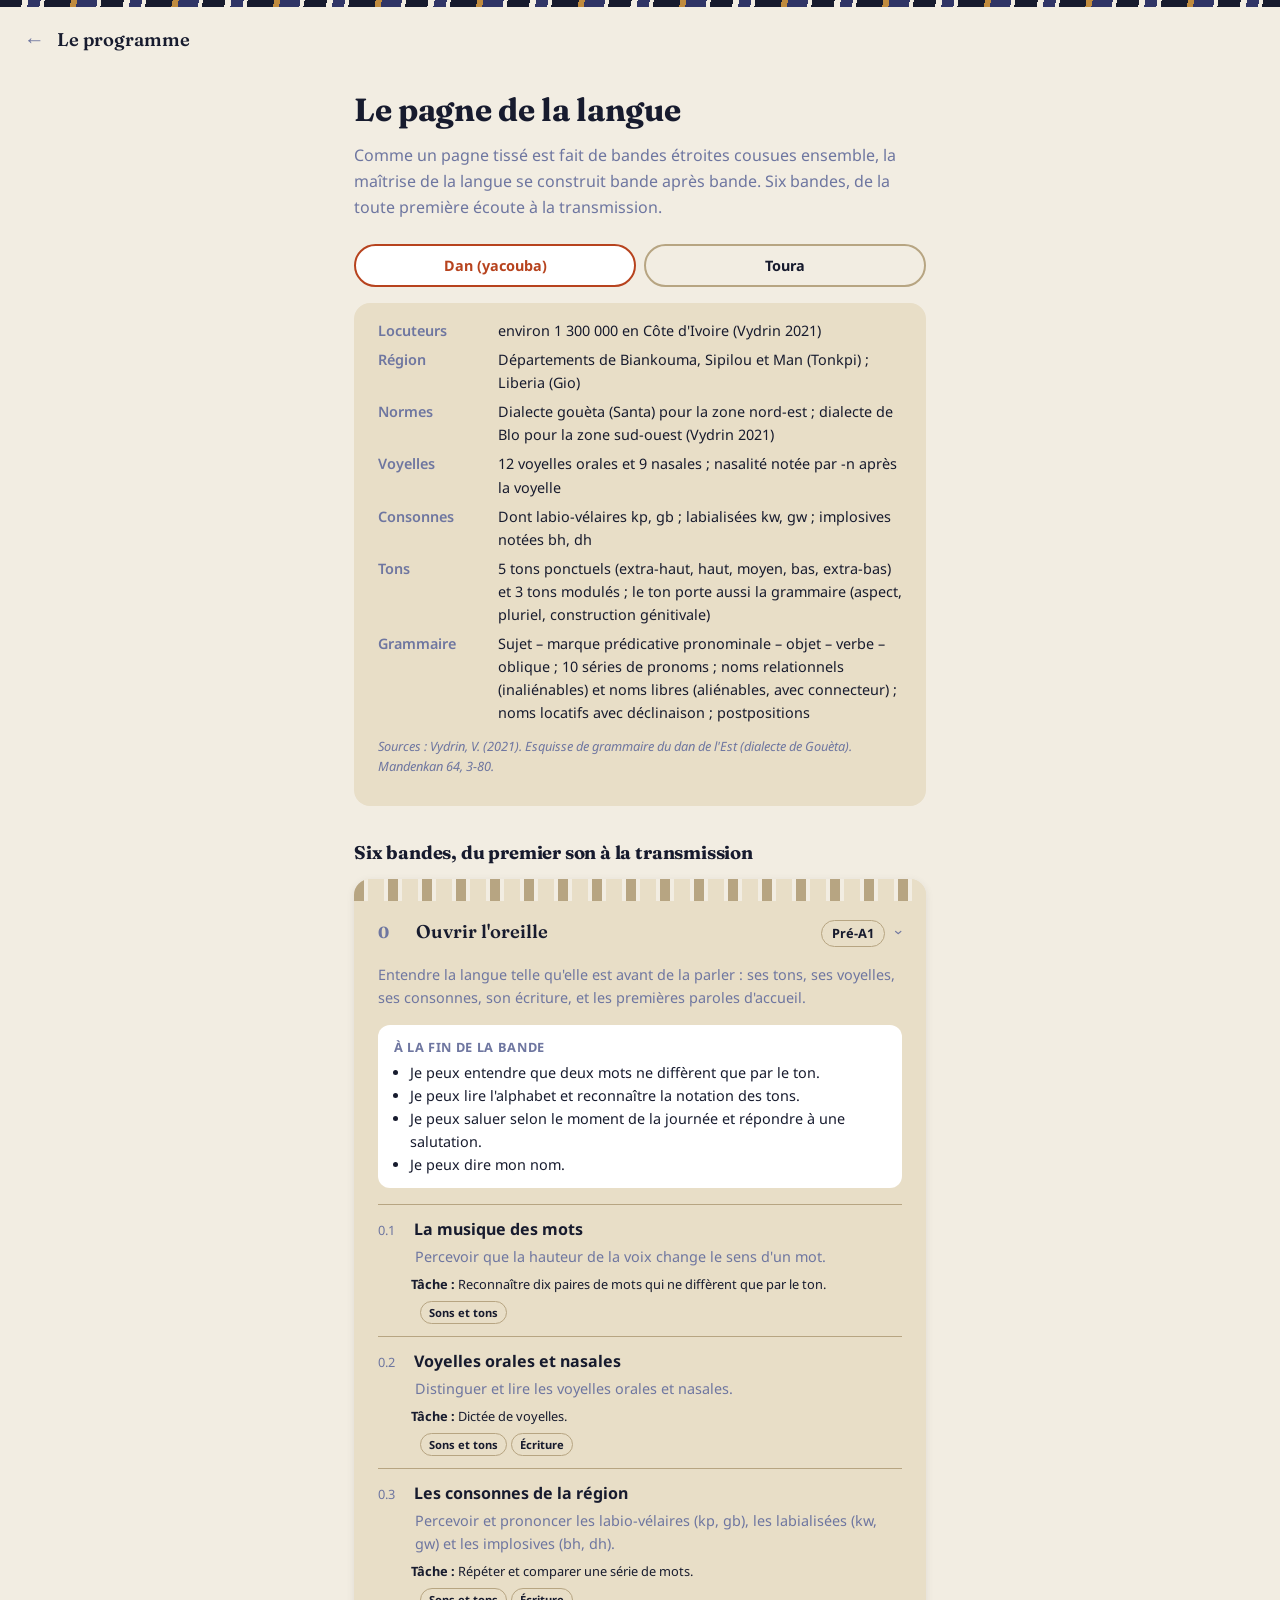
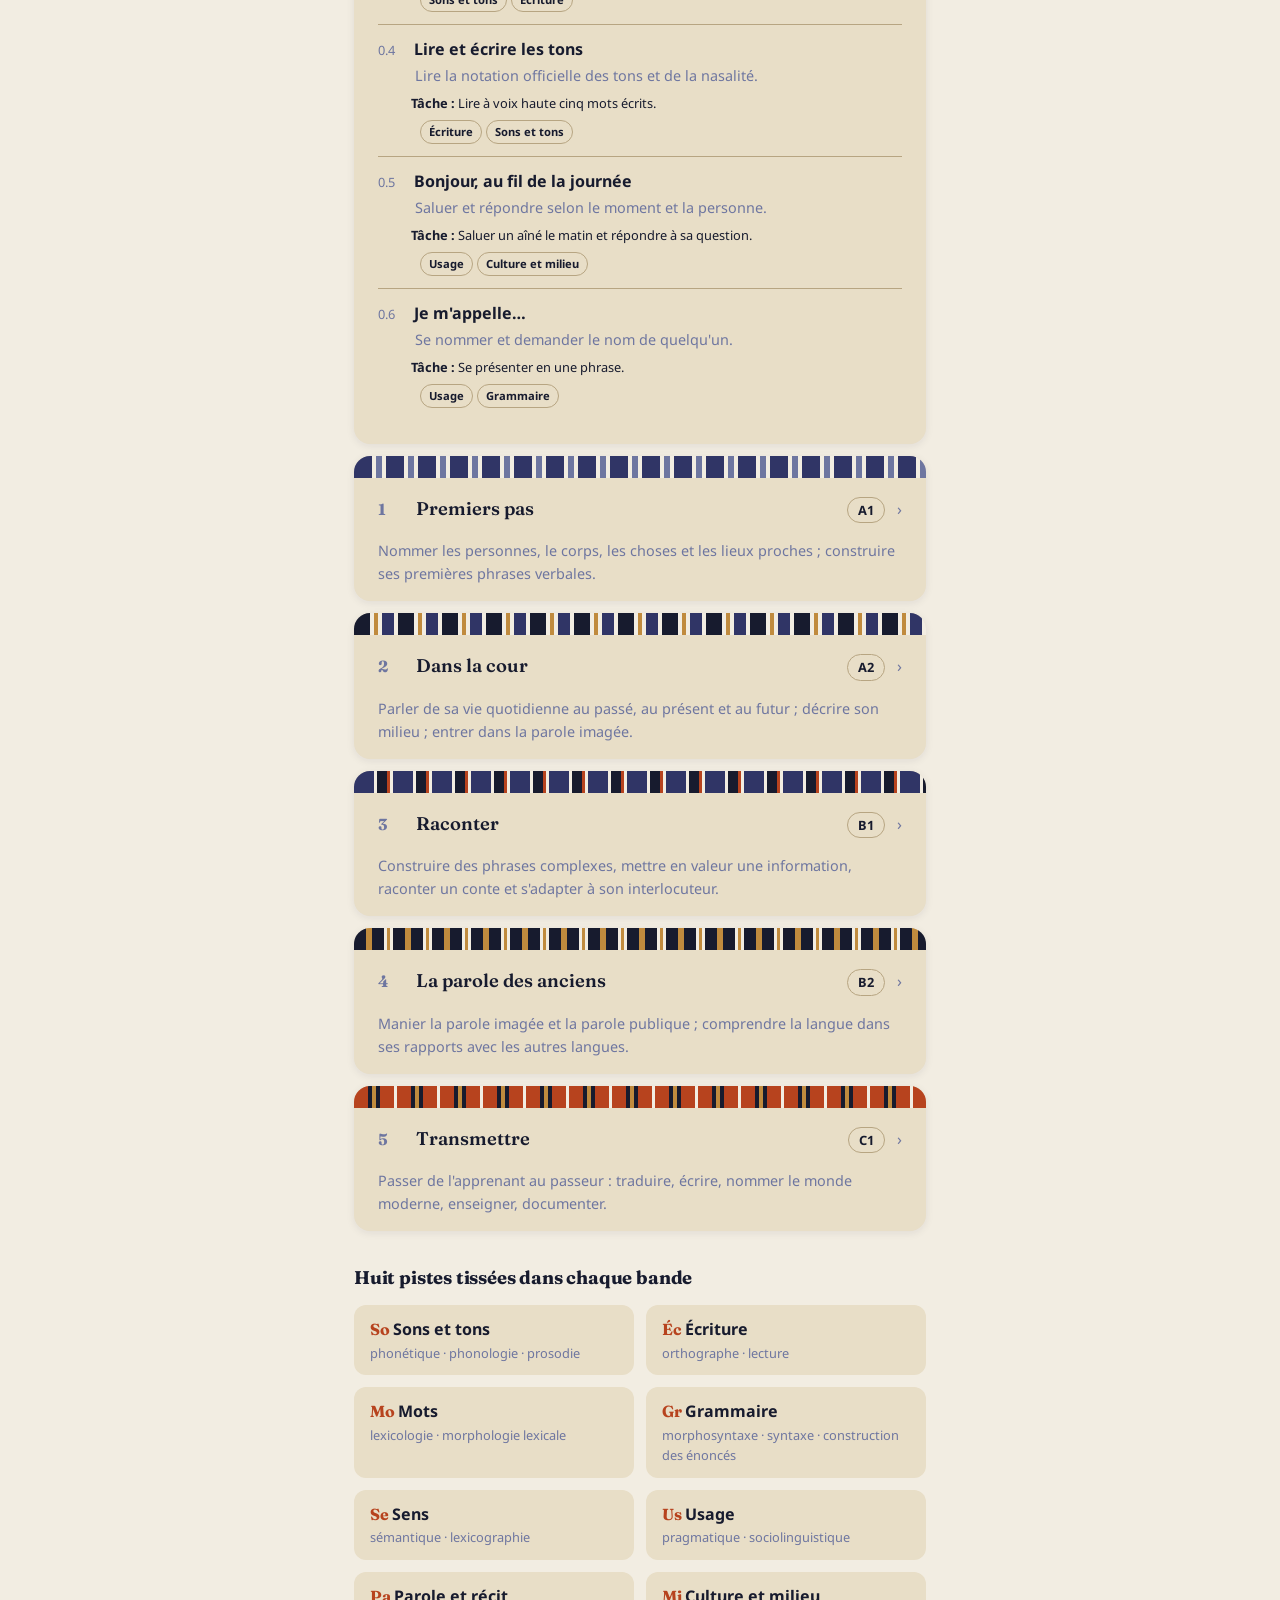
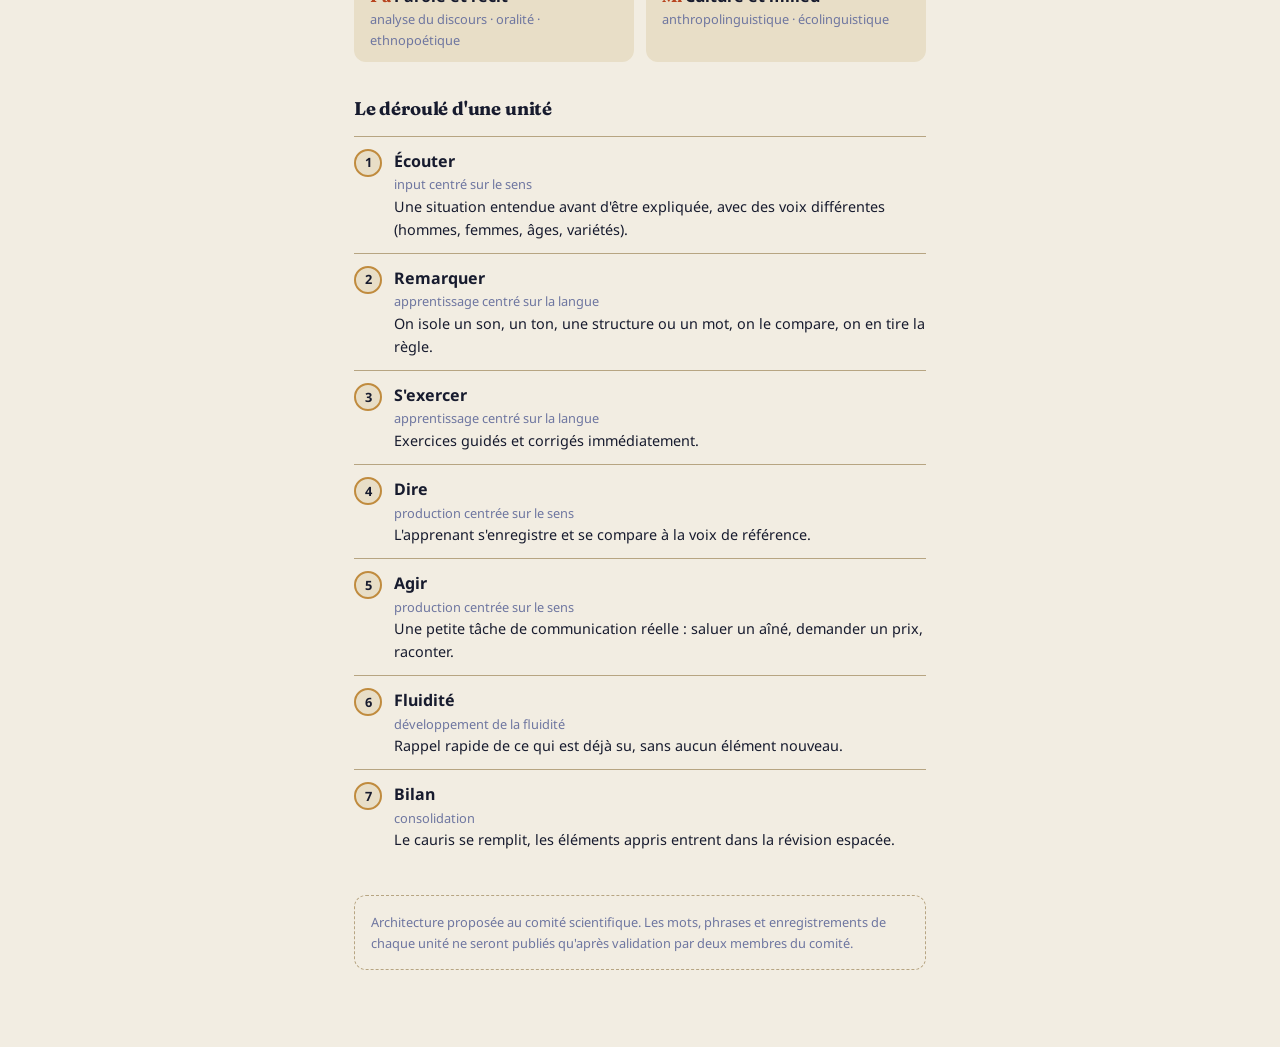
<file: app/programme.html>
<!DOCTYPE html>
<html lang="fr">
<head>
<meta charset="UTF-8">
<meta name="viewport" content="width=device-width, initial-scale=1.0">
<title>MinWoo — Le programme</title>
<link rel="preconnect" href="https://fonts.googleapis.com">
<link rel="preconnect" href="https://fonts.gstatic.com" crossorigin>
<link href="https://fonts.googleapis.com/css2?family=Fraunces:opsz,wght@9..144,500;9..144,600;9..144,700&family=Noto+Sans:wght@400;500;700&display=swap" rel="stylesheet">
<link rel="stylesheet" href="../css/tokens.css">
<link rel="stylesheet" href="../css/patterns.css">
<link rel="stylesheet" href="../css/components.css">
<style>
  .entete-prog { display: flex; align-items: center; gap: var(--espace-3); padding: var(--espace-4) var(--espace-5); }
  .entete-prog .retour { font-size: 1.3rem; color: var(--texte-att); text-decoration: none; }
  .entete-prog .titre-page { font-family: var(--police-titres); font-size: var(--taille-lg); font-weight: 600; flex: 1; }

  .scene { max-width: 620px; margin: 0 auto; padding: 0 var(--espace-5) var(--espace-8); }
  .intro h1 { font-size: var(--taille-2xl); margin: var(--espace-3) 0 var(--espace-2); }
  .intro p { color: var(--texte-att); margin: 0 0 var(--espace-5); }

  .choix-langue { display: flex; gap: var(--espace-2); margin-bottom: var(--espace-4); }
  .choix-langue button {
    flex: 1; padding: 10px; border-radius: var(--rayon-full); cursor: pointer;
    border: 2px solid var(--bordure); background: transparent; color: var(--texte);
    font-family: var(--police-texte); font-weight: 700; font-size: var(--taille-sm);
  }
  .choix-langue button[aria-pressed="true"] { border-color: var(--primaire); color: var(--primaire); background: var(--surface-elevee); }

  .fiche-langue { background: var(--surface); border-radius: var(--rayon-lg); padding: var(--espace-4) var(--espace-5); margin-bottom: var(--espace-6); font-size: var(--taille-sm); }
  .fiche-langue dl { margin: 0; display: grid; grid-template-columns: 7.5em 1fr; gap: 6px var(--espace-3); }
  .fiche-langue dt { color: var(--texte-att); font-weight: 600; }
  .fiche-langue dd { margin: 0; }
  .fiche-langue .source { margin-top: var(--espace-3); font-size: var(--taille-xs); color: var(--texte-att); font-style: italic; }

  h2.section { font-size: var(--taille-lg); margin: var(--espace-6) 0 var(--espace-3); }

  /* --- Bandes du pagne --- */
  .bande { border-radius: var(--rayon-lg); overflow: hidden; margin-bottom: var(--espace-3); background: var(--surface); box-shadow: var(--ombre-sm); }
  .bande summary { list-style: none; cursor: pointer; display: block; }
  .bande summary::-webkit-details-marker { display: none; }
  .tissage { height: 22px; }
  .tete-bande { display: flex; align-items: baseline; gap: var(--espace-3); padding: var(--espace-4) var(--espace-5); }
  .tete-bande .num { font-family: var(--police-titres); font-weight: 700; color: var(--texte-att); min-width: 1.6em; }
  .tete-bande .nom { font-family: var(--police-titres); font-weight: 600; font-size: var(--taille-lg); flex: 1; }
  .tete-bande .cecr { font-size: var(--taille-xs); font-weight: 700; border: 1px solid var(--bordure); border-radius: var(--rayon-full); padding: 2px 10px; }
  .tete-bande .chevron { color: var(--texte-att); transition: transform var(--duree-rapide) var(--easing); }
  .bande[open] .chevron { transform: rotate(90deg); }
  .intention { padding: 0 var(--espace-5) var(--espace-4); margin: 0; color: var(--texte-att); font-size: var(--taille-sm); }

  .corps-bande { padding: 0 var(--espace-5) var(--espace-5); }
  .je-peux { background: var(--surface-elevee); border-radius: var(--rayon-md); padding: var(--espace-3) var(--espace-4); margin-bottom: var(--espace-4); }
  .je-peux b { display: block; font-size: var(--taille-xs); text-transform: uppercase; letter-spacing: 0.05em; color: var(--texte-att); margin-bottom: 4px; }
  .je-peux ul { margin: 0; padding-left: 1.1em; font-size: var(--taille-sm); }

  .unite { padding: var(--espace-3) 0; border-top: 1px solid var(--bordure); }
  .unite .ligne1 { display: flex; gap: var(--espace-2); align-items: baseline; }
  .unite .n { font-size: var(--taille-xs); color: var(--texte-att); min-width: 2.2em; }
  .unite .t { font-weight: 700; }
  .unite .obj { font-size: var(--taille-sm); color: var(--texte-att); margin: 2px 0 6px 2.6em; }
  .unite .tache { font-size: var(--taille-xs); margin: 0 0 6px 2.6em; }
  .unite .tache::before { content: "Tâche : "; font-weight: 700; }
  .pastilles { display: flex; flex-wrap: wrap; gap: 4px; margin-left: 2.6em; }
  .pastille-piste { font-size: 0.7rem; font-weight: 700; padding: 2px 8px; border-radius: var(--rayon-full); border: 1px solid var(--bordure); color: var(--texte); }

  .t-b0 { background: repeating-linear-gradient(90deg, var(--raphia) 0 10px, var(--coton) 10px 14px, var(--ivoire-cauris) 14px 30px, var(--coton) 30px 34px); }
  .t-b1 { background: repeating-linear-gradient(90deg, var(--indigo-tisse) 0 18px, var(--coton) 18px 22px, var(--bleu-delave) 22px 28px, var(--coton) 28px 32px); }
  .t-b2 { background: repeating-linear-gradient(90deg, var(--encre) 0 16px, var(--coton) 16px 20px, var(--or-parure) 20px 24px, var(--coton) 24px 28px, var(--indigo-tisse) 28px 40px, var(--coton) 40px 44px); }
  .t-b3 { background: repeating-linear-gradient(90deg, var(--indigo-tisse) 0 20px, var(--coton) 20px 23px, var(--encre) 23px 33px, var(--braise) 33px 36px, var(--coton) 36px 39px); }
  .t-b4 { background: repeating-linear-gradient(90deg, var(--encre) 0 12px, var(--or-parure) 12px 18px, var(--encre) 18px 30px, var(--coton) 30px 33px, var(--or-parure) 33px 36px, var(--coton) 36px 39px); }
  .t-b5 { background: repeating-linear-gradient(90deg, var(--braise) 0 14px, var(--encre) 14px 18px, var(--or-parure) 18px 22px, var(--encre) 22px 26px, var(--braise) 26px 40px, var(--coton) 40px 43px); }

  /* --- Pistes --- */
  .grille-pistes { display: grid; grid-template-columns: 1fr 1fr; gap: var(--espace-3); }
  .carte-piste { background: var(--surface); border-radius: var(--rayon-md); padding: var(--espace-3) var(--espace-4); }
  .carte-piste .code { font-family: var(--police-titres); font-weight: 700; color: var(--primaire); }
  .carte-piste .nom { font-weight: 700; }
  .carte-piste .disc { font-size: var(--taille-xs); color: var(--texte-att); }
  @media (max-width: 420px) { .grille-pistes { grid-template-columns: 1fr; } }

  /* --- Cycle de l'unité --- */
  .cycle { counter-reset: etape; list-style: none; padding: 0; margin: 0; }
  .cycle li { display: flex; gap: var(--espace-3); padding: var(--espace-3) 0; border-top: 1px solid var(--bordure); }
  .cycle .rond { width: 28px; height: 28px; border-radius: 50%; flex-shrink: 0; display: flex; align-items: center; justify-content: center; font-weight: 700; font-size: var(--taille-xs); background: var(--surface); border: 2px solid var(--or-parure); }
  .cycle .nom { font-weight: 700; }
  .cycle .volet { font-size: var(--taille-xs); color: var(--texte-att); }
  .cycle .desc { font-size: var(--taille-sm); }

  .note-comite { margin-top: var(--espace-6); padding: var(--espace-4); border: 1px dashed var(--bordure); border-radius: var(--rayon-md); font-size: var(--taille-xs); color: var(--texte-att); }
  .erreur { color: var(--erreur); }
</style>
</head>
<body>
<div class="motif-tisse"></div>

<div class="entete-prog">
  <a class="retour" href="index.html" aria-label="Retour">←</a>
  <span class="titre-page">Le programme</span>
</div>

<main class="scene">
  <div class="intro">
    <h1 class="titre">Le pagne de la langue</h1>
    <p id="metaphore">Chargement du programme…</p>
  </div>

  <div class="choix-langue" role="group" aria-label="Langue">
    <button type="button" data-langue="dan" aria-pressed="true">Dan (yacouba)</button>
    <button type="button" data-langue="toura" aria-pressed="false">Toura</button>
  </div>
  <div class="fiche-langue" id="ficheLangue"></div>

  <h2 class="section titre">Six bandes, du premier son à la transmission</h2>
  <div id="bandes"></div>

  <h2 class="section titre">Huit pistes tissées dans chaque bande</h2>
  <div class="grille-pistes" id="pistes"></div>

  <h2 class="section titre">Le déroulé d'une unité</h2>
  <ol class="cycle" id="cycle"></ol>

  <p class="note-comite">Architecture proposée au comité scientifique. Les mots, phrases et enregistrements de chaque unité ne seront publiés qu'après validation par deux membres du comité.</p>
</main>

<script>
  const SOURCE = '../content/curriculum/programme.json';

  function el(tag, cls, texte) {
    const e = document.createElement(tag);
    if (cls) e.className = cls;
    if (texte !== undefined) e.textContent = texte;
    return e;
  }

  function rendreFiche(spec) {
    const fiche = document.getElementById('ficheLangue');
    fiche.replaceChildren();
    const dl = el('dl');
    const lignes = [
      ['Locuteurs', spec.locuteurs], ['Région', spec.region],
      ['Normes', spec.normes], ['Dialectes', spec.dialectes],
      ['Voyelles', spec.voyelles], ['Consonnes', spec.consonnes],
      ['Tons', spec.tons], ['Écriture', spec.ecriture], ['Grammaire', spec.grammaire]
    ];
    lignes.forEach(([k, v]) => { if (v) { dl.append(el('dt', '', k), el('dd', '', v)); } });
    fiche.append(dl, el('p', 'source', 'Sources : ' + spec.source));
  }

  function rendre(prog) {
    document.getElementById('metaphore').textContent = prog.metaphore;
    const nomsPistes = Object.fromEntries(prog.pistes.map(p => [p.id, p.nom]));

    const conteneur = document.getElementById('bandes');
    prog.bandes.forEach((b, i) => {
      const d = el('details', 'bande');
      if (i === 0) d.open = true;
      const s = el('summary');
      s.append(el('div', 'tissage t-' + b.id));
      const tete = el('div', 'tete-bande');
      tete.append(el('span', 'num', String(b.numero)), el('span', 'nom', b.nom), el('span', 'cecr', b.cecr), el('span', 'chevron', '›'));
      s.append(tete, el('p', 'intention', b.intention));
      d.append(s);

      const corps = el('div', 'corps-bande');
      const jp = el('div', 'je-peux');
      jp.append(el('b', '', 'À la fin de la bande'));
      const ul = el('ul');
      b.jePeux.forEach(t => ul.append(el('li', '', t)));
      jp.append(ul);
      corps.append(jp);

      b.unites.forEach((u, j) => {
        const bloc = el('div', 'unite');
        const l1 = el('div', 'ligne1');
        l1.append(el('span', 'n', b.numero + '.' + (j + 1)), el('span', 't', u.titre));
        bloc.append(l1, el('p', 'obj', u.objectif), el('p', 'tache', u.tache));
        const past = el('div', 'pastilles');
        u.pistes.forEach(p => past.append(el('span', 'pastille-piste', nomsPistes[p] || p)));
        bloc.append(past);
        corps.append(bloc);
      });
      d.append(corps);
      conteneur.append(d);
    });

    const pistes = document.getElementById('pistes');
    prog.pistes.forEach(p => {
      const c = el('div', 'carte-piste');
      const l = el('div');
      l.append(el('span', 'code', p.code + ' '), el('span', 'nom', p.nom));
      c.append(l, el('div', 'disc', p.disciplines.join(' · ')));
      c.title = p.description;
      pistes.append(c);
    });

    const cycle = document.getElementById('cycle');
    prog.cycleUnite.forEach(e => {
      const li = el('li');
      const txt = el('div');
      txt.append(el('div', 'nom', e.nom), el('div', 'volet', e.volet), el('div', 'desc', e.description));
      li.append(el('span', 'rond', String(e.etape)), txt);
      cycle.append(li);
    });

    const boutons = document.querySelectorAll('.choix-langue button');
    boutons.forEach(btn => btn.addEventListener('click', () => {
      boutons.forEach(x => x.setAttribute('aria-pressed', String(x === btn)));
      rendreFiche(prog.specificites[btn.dataset.langue]);
    }));
    rendreFiche(prog.specificites.dan);
  }

  fetch(SOURCE)
    .then(r => { if (!r.ok) throw new Error(r.status); return r.json(); })
    .then(rendre)
    .catch(() => {
      const p = document.getElementById('metaphore');
      p.textContent = 'Le programme n\'a pas pu être chargé. Vérifiez votre connexion puis rechargez la page.';
      p.className = 'erreur';
    });
</script>
</body>
</html>
</file>
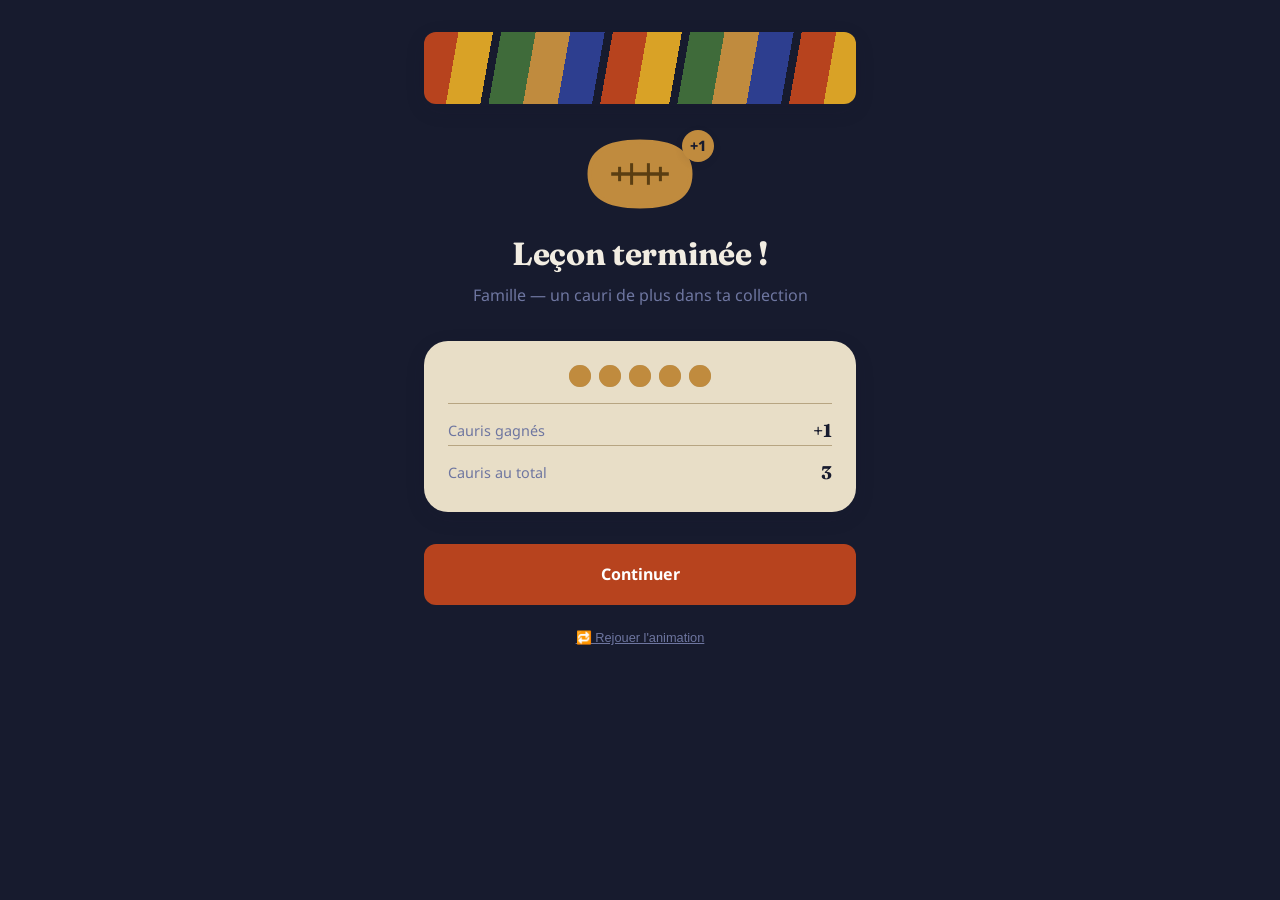
<file: app/reussite.html>
<!DOCTYPE html>
<html lang="fr">
<head>
<meta charset="UTF-8">
<meta name="viewport" content="width=device-width, initial-scale=1.0">
<title>MinWoo — Leçon terminée</title>
<link rel="preconnect" href="https://fonts.googleapis.com">
<link rel="preconnect" href="https://fonts.gstatic.com" crossorigin>
<link href="https://fonts.googleapis.com/css2?family=Fraunces:opsz,wght@9..144,500;9..144,600;9..144,700&family=Noto+Sans:wght@400;500;700&display=swap" rel="stylesheet">
<link rel="stylesheet" href="../css/tokens.css">
<link rel="stylesheet" href="../css/patterns.css">
<link rel="stylesheet" href="../css/components.css">
<style>
  body { background: var(--encre); min-height: 100vh; overflow-x: hidden; }

  .scene-reussite {
    max-width: 480px; margin: 0 auto; min-height: 100vh;
    display: flex; flex-direction: column; align-items: center;
    padding: var(--espace-6) var(--espace-5) var(--espace-8);
  }

  /* --- Le pagne qui se déroule : bande kita tissée, transform uniquement --- */
  .pagne-deroule {
    width: 100%; height: 72px; border-radius: var(--rayon-md);
    transform: scaleX(0); transform-origin: left center;
    background: repeating-linear-gradient(100deg,
      var(--braise) 0 34px, var(--jaune-kita) 34px 68px,
      var(--encre) 68px 76px, var(--vert-profond) 76px 110px,
      var(--or-parure) 110px 144px, var(--bleu-royal) 144px 178px,
      var(--encre) 178px 186px);
    animation: derouler 700ms var(--easing) 100ms forwards;
    margin-bottom: var(--espace-6);
    box-shadow: var(--ombre-md);
  }
  @keyframes derouler { to { transform: scaleX(1); } }

  /* --- Cauris qui rejoint la collection --- */
  .zone-cauris { position: relative; width: 120px; height: 76px; margin-bottom: var(--espace-4); }
  .cauris-geant {
    width: 120px; height: 76px;
    opacity: 0; transform: scale(0.3) rotate(-18deg);
    animation: rebond 650ms cubic-bezier(.34,1.56,.64,1) 750ms forwards;
  }
  @keyframes rebond { 60% { opacity: 1; transform: scale(1.12) rotate(6deg); } 100% { opacity: 1; transform: scale(1) rotate(0deg); } }
  .badge-plus-un {
    position: absolute; top: -6px; right: -14px;
    background: var(--or-parure); color: var(--encre); font-weight: 800; font-size: var(--taille-sm);
    width: 32px; height: 32px; border-radius: 50%; display: flex; align-items: center; justify-content: center;
    opacity: 0; transform: scale(0.4);
    animation: pop-plus-un 400ms var(--easing) 1250ms forwards;
    box-shadow: var(--ombre-sm);
  }
  @keyframes pop-plus-un { to { opacity: 1; transform: scale(1); } }

  .titre-reussite {
    text-align: center; color: var(--coton);
    opacity: 0; transform: translateY(10px);
    animation: apparition 450ms var(--easing) 950ms forwards;
  }
  .titre-reussite h1 { font-size: var(--taille-2xl); margin: 0 0 4px; }
  .titre-reussite p { color: var(--bleu-delave); margin: 0; }
  @keyframes apparition { to { opacity: 1; transform: translateY(0); } }

  .carte-stats {
    width: 100%; background: var(--ivoire-cauris); border-radius: var(--rayon-xl);
    padding: var(--espace-5); margin-top: var(--espace-6);
    opacity: 0; transform: translateY(14px);
    animation: apparition 450ms var(--easing) 1250ms forwards;
    box-shadow: var(--ombre-md);
  }
  .carte-stats .ligne-collier { display: flex; justify-content: center; margin-bottom: var(--espace-4); }
  .carte-stats .collier .perle { position: relative; background: var(--surface-elevee); border: 2px solid var(--bordure); }
  .carte-stats .collier .perle .remplissage {
    position: absolute; inset: -2px; border-radius: 50%; background: var(--recompense);
    opacity: 0; transform: scale(0.5);
  }
  .carte-stats .collier .perle.allume .remplissage {
    animation: allumer-perle 350ms var(--easing) forwards;
  }
  @keyframes allumer-perle { to { opacity: 1; transform: scale(1); } }

  .ligne-score { display: flex; justify-content: space-between; align-items: center; padding-top: var(--espace-3); border-top: 1px solid var(--bordure); }
  .ligne-score .label { color: var(--texte-att); font-size: var(--taille-sm); }
  .ligne-score .valeur { font-family: var(--police-titres); font-weight: 700; font-size: var(--taille-lg); color: var(--texte); }

  .bouton-continuer {
    width: 100%; margin-top: var(--espace-6); padding: 16px;
    opacity: 0; animation: apparition 400ms var(--easing) 1400ms forwards;
  }

  .rejouer {
    margin-top: var(--espace-5); background: transparent; border: none;
    color: var(--bleu-delave); font-size: var(--taille-xs); cursor: pointer; text-decoration: underline;
  }
</style>
</head>
<body>

<main class="scene-reussite">
  <div class="pagne-deroule" id="pagne"></div>

  <div class="zone-cauris">
    <svg class="cauris obtenu cauris-geant" id="caurisGeant" viewBox="0 0 100 60">
      <path class="coquille" d="M8 30 C8 8 28 3 50 3 C72 3 92 8 92 30 C92 52 72 57 50 57 C28 57 8 52 8 30 Z"/>
      <line class="fente" x1="26" y1="30" x2="74" y2="30" stroke-width="3"/>
      <line class="dent" x1="33" y1="24" x2="33" y2="36" stroke-width="2.5"/>
      <line class="dent" x1="43" y1="21" x2="43" y2="39" stroke-width="2.5"/>
      <line class="dent" x1="57" y1="21" x2="57" y2="39" stroke-width="2.5"/>
      <line class="dent" x1="67" y1="24" x2="67" y2="36" stroke-width="2.5"/>
    </svg>
    <span class="badge-plus-un" id="badgePlusUn">+1</span>
  </div>

  <div class="titre-reussite">
    <h1 class="titre">Leçon terminée !</h1>
    <p>Famille — un cauri de plus dans ta collection</p>
  </div>

  <div class="carte-stats">
    <div class="ligne-collier">
      <div class="collier" id="collierFinal">
        <div class="perle allume" style="background:var(--surface-elevee)"><span class="remplissage"></span></div>
        <div class="perle allume" style="background:var(--surface-elevee)"><span class="remplissage"></span></div>
        <div class="perle allume" style="background:var(--surface-elevee)"><span class="remplissage"></span></div>
        <div class="perle allume" style="background:var(--surface-elevee)"><span class="remplissage"></span></div>
        <div class="perle allume" style="background:var(--surface-elevee)"><span class="remplissage"></span></div>
      </div>
    </div>
    <div class="ligne-score">
      <span class="label">Cauris gagnés</span>
      <span class="valeur">+1</span>
    </div>
    <div class="ligne-score">
      <span class="label">Cauris au total</span>
      <span class="valeur">3</span>
    </div>
  </div>

  <a class="btn btn-primaire bouton-continuer" href="parcours.html">Continuer</a>

  <button class="rejouer" id="btnRejouer">🔁 Rejouer l'animation</button>
</main>

<script>
  document.getElementById('btnRejouer').addEventListener('click', () => {
    const els = document.querySelectorAll('.pagne-deroule, .cauris-geant, .badge-plus-un, .titre-reussite, .carte-stats, .bouton-continuer');
    els.forEach(el => {
      el.style.animation = 'none';
      void el.offsetWidth;
      el.style.animation = '';
    });
  });
</script>
</body>
</html>
</file>
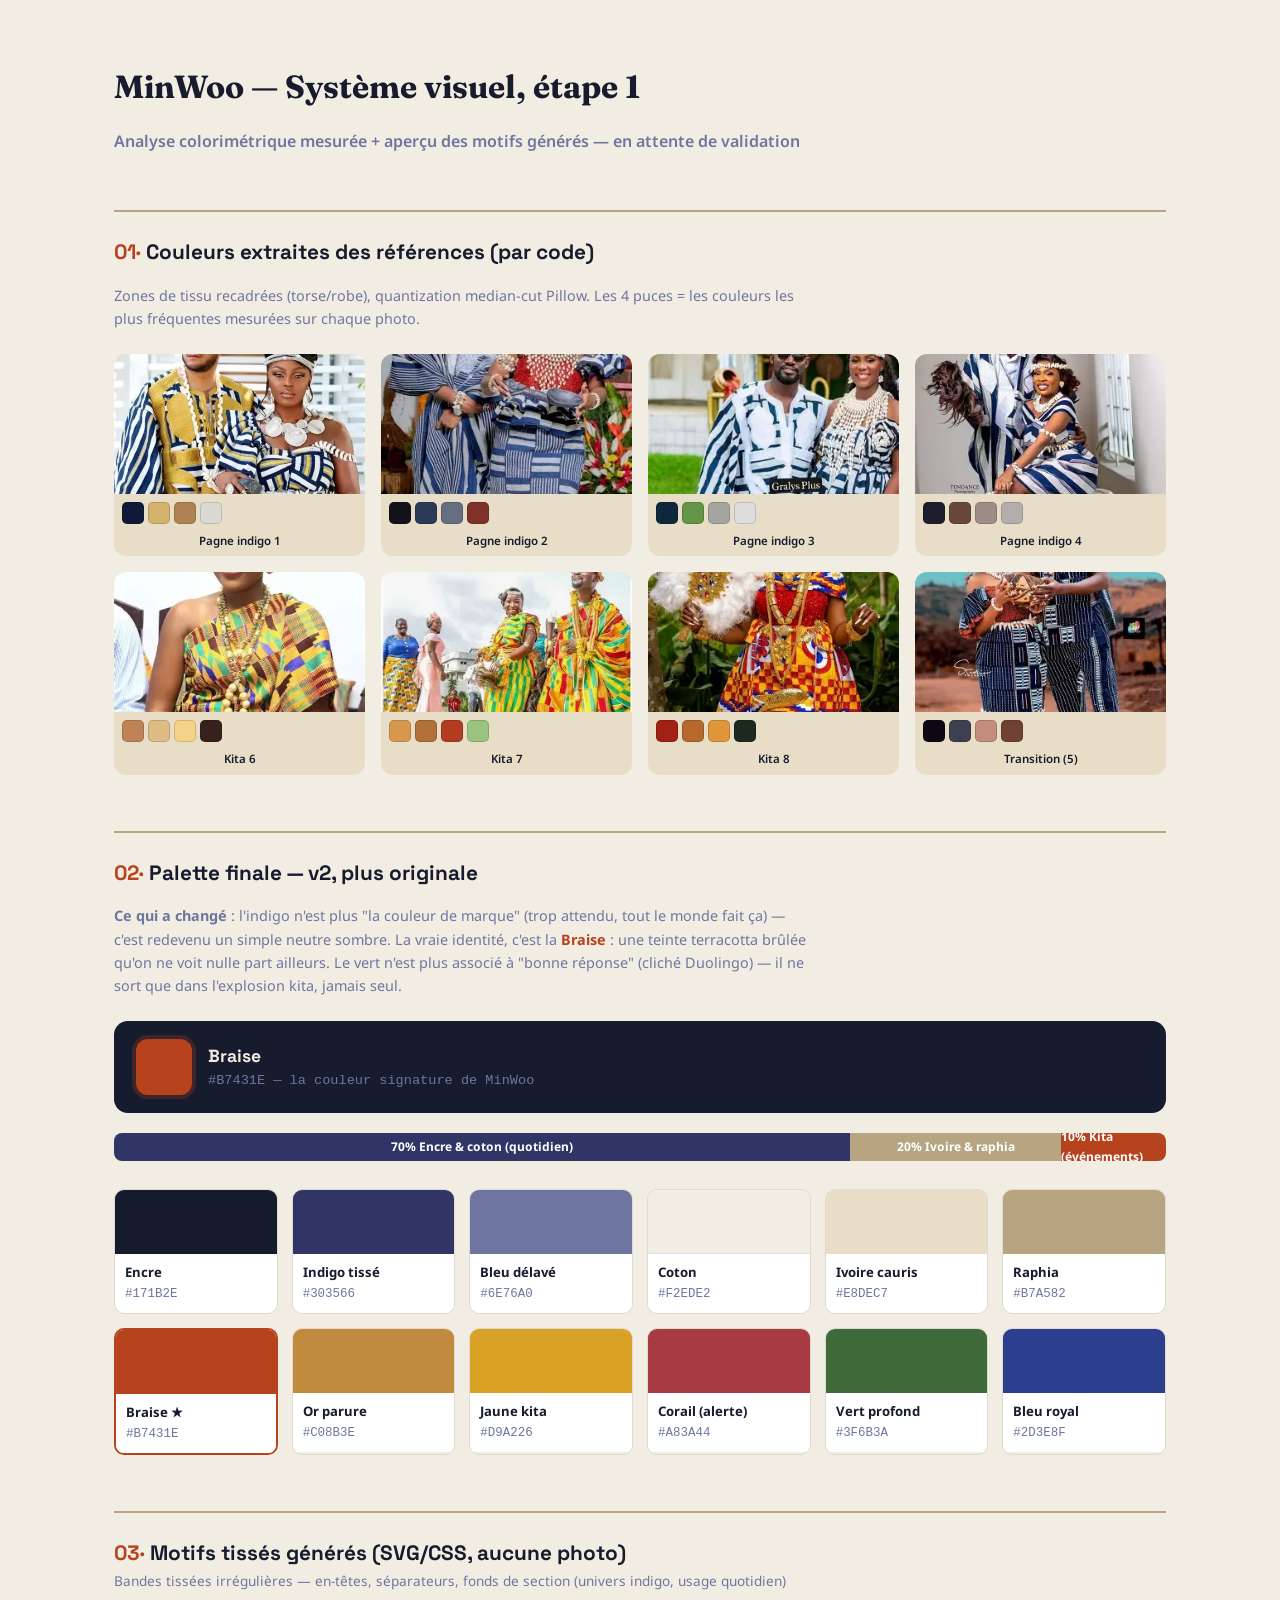
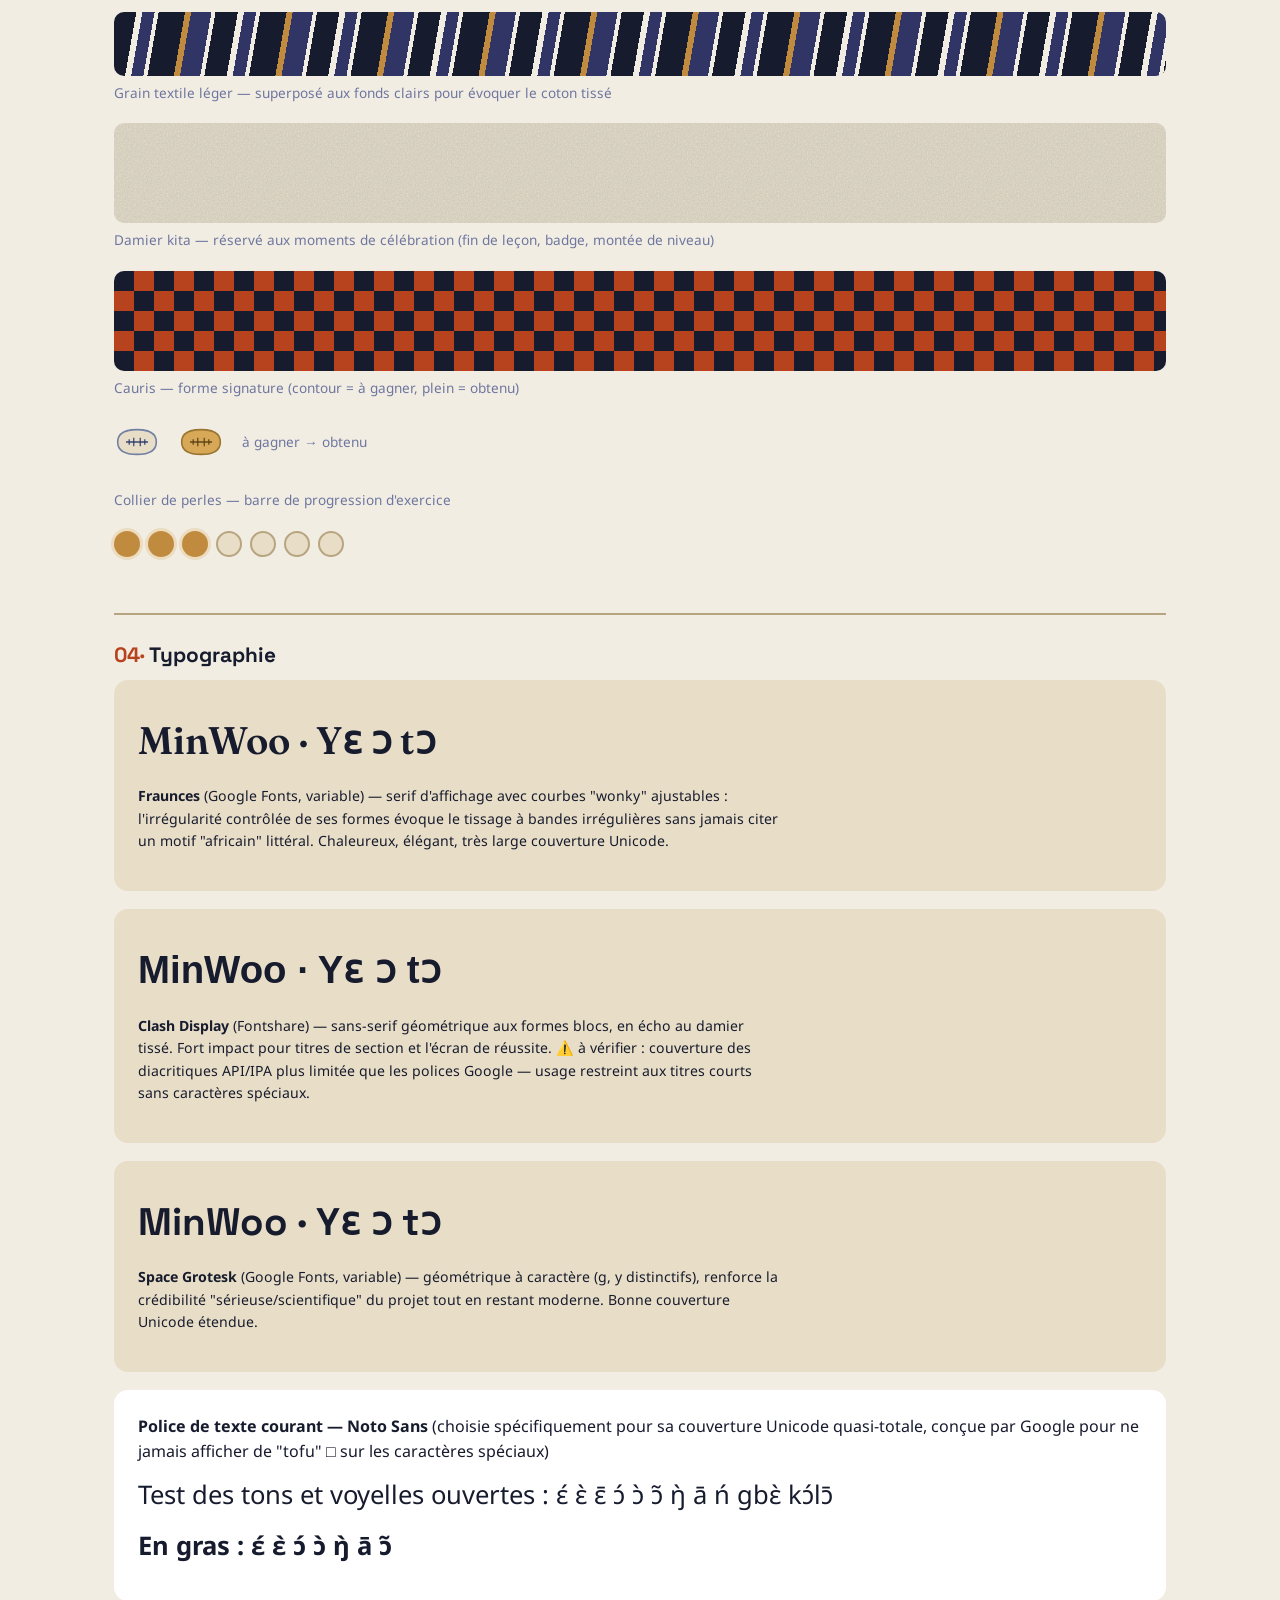
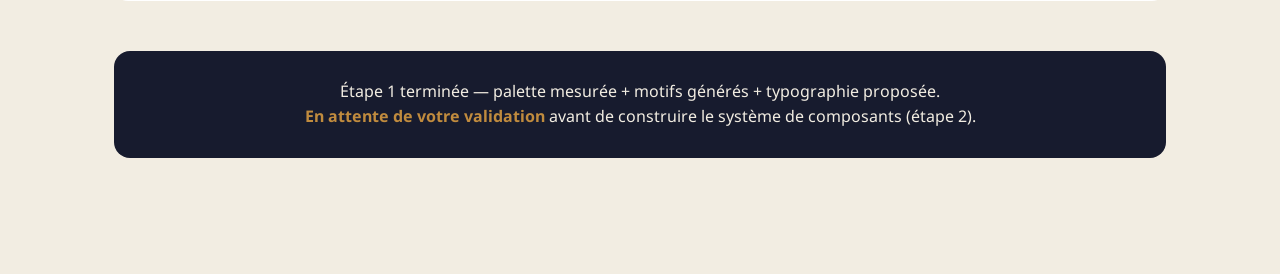
<file: references/palette-preview.html>
<!DOCTYPE html>
<html lang="fr">
<head>
<meta charset="UTF-8">
<meta name="viewport" content="width=device-width, initial-scale=1.0">
<title>MinWoo — Étape 1 : palette & motifs (à valider)</title>
<link rel="preconnect" href="https://fonts.googleapis.com">
<link rel="preconnect" href="https://fonts.gstatic.com" crossorigin>
<link href="https://fonts.googleapis.com/css2?family=Fraunces:opsz,wght@9..144,400;9..144,600;9..144,700&family=Space+Grotesk:wght@500;700&family=Noto+Sans:wght@400;500;700&display=swap" rel="stylesheet">
<link rel="stylesheet" href="https://api.fontshare.com/v2/css?f[]=clash-display@600,700&display=swap">
<style>
  :root {
    --encre: #171B2E;
    --indigo-tisse: #303566;
    --bleu-delave: #6E76A0;
    --coton: #F2EDE2;
    --ivoire-cauris: #E8DEC7;
    --raphia: #B7A582;
    --braise: #B7431E;
    --or-parure: #C08B3E;
    --jaune-kita: #D9A226;
    --vert-profond: #3F6B3A;
    --corail-alerte: #A83A44;
    --bleu-royal: #2D3E8F;
  }
  * { box-sizing: border-box; }
  body {
    margin: 0; background: var(--coton); color: var(--encre);
    font-family: 'Noto Sans', sans-serif; line-height: 1.6; padding-bottom: 80px;
  }
  .wrap { max-width: 1100px; margin: 0 auto; padding: 40px 24px; }
  h1 { font-family: 'Fraunces', serif; font-size: 2rem; margin-bottom: 4px; }
  .sub { color: var(--bleu-delave); font-weight: 600; margin-bottom: 40px; }
  h2 {
    font-family: 'Space Grotesk', sans-serif; font-size: 1.3rem;
    margin: 56px 0 8px; padding-top: 24px; border-top: 2px solid var(--raphia);
  }
  h2 .step { color: var(--braise); }
  .note { color: var(--bleu-delave); font-size: 0.9rem; margin-bottom: 24px; max-width: 700px; }

  /* --- Section A: images + chips --- */
  .ref-grid { display: grid; grid-template-columns: repeat(4, 1fr); gap: 16px; }
  .ref-card { background: var(--ivoire-cauris); border-radius: 12px; overflow: hidden; }
  .ref-card img { width: 100%; height: 140px; object-fit: cover; display: block; }
  .chips { display: flex; flex-wrap: wrap; gap: 4px; padding: 8px; }
  .chip { width: 22px; height: 22px; border-radius: 5px; border: 1px solid rgba(0,0,0,0.15); }
  .ref-label { font-size: 0.72rem; text-align: center; padding-bottom: 6px; color: var(--encre); font-weight: 600; }

  /* --- Section B: palette tokens --- */
  .proportion-bar { display: flex; height: 28px; border-radius: 8px; overflow: hidden; margin-bottom: 28px; font-size: 0.75rem; }
  .proportion-bar div { display: flex; align-items: center; justify-content: center; color: white; font-weight: 700; }
  .swatch-grid { display: grid; grid-template-columns: repeat(auto-fill, minmax(150px, 1fr)); gap: 14px; }
  .swatch { border-radius: 10px; overflow: hidden; border: 1px solid rgba(0,0,0,0.08); }
  .swatch.signature { border: 2px solid var(--braise); }
  .swatch .fill { height: 64px; }
  .swatch .label { background: white; padding: 8px 10px; font-size: 0.78rem; }
  .swatch .label b { display: block; font-size: 0.82rem; }
  .swatch .label span { color: var(--bleu-delave); font-family: monospace; }
  .signature-block {
    display: flex; align-items: center; gap: 16px; margin-bottom: 20px;
    background: var(--encre); border-radius: 14px; padding: 18px 22px;
  }
  .signature-swatch { width: 56px; height: 56px; border-radius: 12px; flex-shrink: 0; box-shadow: 0 0 0 4px rgba(183,67,30,0.25); }
  .signature-name { color: var(--coton); font-family: 'Space Grotesk', sans-serif; font-weight: 700; font-size: 1.1rem; }
  .signature-hex { color: var(--bleu-delave); font-size: 0.85rem; font-family: monospace; }

  /* --- Section C: motifs --- */
  .weave-strip {
    height: 64px; border-radius: 10px; margin-bottom: 14px;
    background: repeating-linear-gradient(
      100deg,
      var(--encre) 0px, var(--encre) 22px,
      var(--coton) 22px, var(--coton) 28px,
      var(--indigo-tisse) 28px, var(--indigo-tisse) 40px,
      var(--coton) 40px, var(--coton) 44px,
      var(--encre) 44px, var(--encre) 70px,
      var(--or-parure) 70px, var(--or-parure) 76px,
      var(--indigo-tisse) 76px, var(--indigo-tisse) 96px,
      var(--coton) 96px, var(--coton) 100px
    );
  }
  .grain-demo {
    height: 100px; border-radius: 10px; margin-bottom: 14px; position: relative;
    background: var(--ivoire-cauris);
    overflow: hidden;
  }
  .grain-demo::after {
    content: ''; position: absolute; inset: 0; opacity: 1;
    background-image: url("data:image/svg+xml,%3Csvg xmlns='http://www.w3.org/2000/svg' width='60' height='60'%3E%3Cfilter id='n'%3E%3CfeTurbulence type='fractalNoise' baseFrequency='0.7' numOctaves='2' stitchTiles='stitch'/%3E%3CfeColorMatrix type='matrix' values='0 0 0 0 0.08  0 0 0 0 0.13  0 0 0 0 0.24  0 0 0 0.22 0'/%3E%3C/filter%3E%3Crect width='100%25' height='100%25' filter='url(%23n)'/%3E%3C/svg%3E");
  }
  .kita-checker {
    height: 100px; border-radius: 10px; margin-bottom: 14px;
    background-color: var(--encre);
    background-image:
      linear-gradient(45deg, var(--braise) 25%, transparent 25%, transparent 75%, var(--braise) 75%, var(--braise)),
      linear-gradient(45deg, var(--braise) 25%, transparent 25%, transparent 75%, var(--braise) 75%, var(--braise));
    background-position: 0 0, 20px 20px;
    background-size: 40px 40px;
  }
  .pattern-label { font-size: 0.85rem; color: var(--bleu-delave); margin: -8px 0 20px; }

  .cauris-row { display: flex; gap: 18px; align-items: center; flex-wrap: wrap; }
  .cauris-row svg { width: 46px; height: 46px; }
  .beads-row { display: flex; gap: 8px; align-items: center; }
  .bead { width: 26px; height: 26px; border-radius: 50%; }
  .bead.filled { background: var(--or-parure); box-shadow: 0 0 0 3px rgba(214,168,87,0.25); }
  .bead.empty { background: var(--ivoire-cauris); border: 2px solid var(--raphia); }

  /* --- Section D: typography --- */
  .font-card { background: var(--ivoire-cauris); border-radius: 14px; padding: 24px; margin-bottom: 18px; }
  .font-card .sample { font-size: 2.4rem; margin: 6px 0; }
  .font-card .justif { font-size: 0.88rem; color: var(--encre); max-width: 640px; }
  .f-fraunces .sample { font-family: 'Fraunces', serif; font-weight: 600; }
  .f-clash .sample { font-family: 'Clash Display', sans-serif; font-weight: 700; }
  .f-grotesk .sample { font-family: 'Space Grotesk', sans-serif; font-weight: 700; }
  .diacritics-test { background: white; border-radius: 14px; padding: 24px; }
  .diacritics-test .big { font-family: 'Noto Sans', sans-serif; font-size: 1.6rem; margin: 10px 0; }

  .validate-box {
    background: var(--encre); color: var(--coton); border-radius: 16px;
    padding: 28px 30px; margin-top: 50px; text-align: center;
  }
  .validate-box b { color: var(--or-parure); }
</style>
</head>
<body>
<div class="wrap">

  <h1>MinWoo — Système visuel, étape 1</h1>
  <p class="sub">Analyse colorimétrique mesurée + aperçu des motifs générés — en attente de validation</p>

  <h2><span class="step">01·</span> Couleurs extraites des références (par code)</h2>
  <p class="note">Zones de tissu recadrées (torse/robe), quantization median-cut Pillow. Les 4 puces = les couleurs les plus fréquentes mesurées sur chaque photo.</p>
  <div class="ref-grid">
    <div class="ref-card">
      <img src="indigo-1.webp" alt="indigo 1">
      <div class="chips">
        <div class="chip" style="background:#0e1a37"></div>
        <div class="chip" style="background:#d3b26b"></div>
        <div class="chip" style="background:#af8253"></div>
        <div class="chip" style="background:#dad9d1"></div>
      </div>
      <div class="ref-label">Pagne indigo 1</div>
    </div>
    <div class="ref-card">
      <img src="indigo-2.png" alt="indigo 2">
      <div class="chips">
        <div class="chip" style="background:#141219"></div>
        <div class="chip" style="background:#2b3a55"></div>
        <div class="chip" style="background:#666e82"></div>
        <div class="chip" style="background:#80312a"></div>
      </div>
      <div class="ref-label">Pagne indigo 2</div>
    </div>
    <div class="ref-card">
      <img src="indigo-3.png" alt="indigo 3">
      <div class="chips">
        <div class="chip" style="background:#0e273b"></div>
        <div class="chip" style="background:#649547"></div>
        <div class="chip" style="background:#a3a5a0"></div>
        <div class="chip" style="background:#dddddd"></div>
      </div>
      <div class="ref-label">Pagne indigo 3</div>
    </div>
    <div class="ref-card">
      <img src="indigo-4.png" alt="indigo 4">
      <div class="chips">
        <div class="chip" style="background:#1e1d2e"></div>
        <div class="chip" style="background:#67483a"></div>
        <div class="chip" style="background:#9e8d87"></div>
        <div class="chip" style="background:#b3aeac"></div>
      </div>
      <div class="ref-label">Pagne indigo 4</div>
    </div>
    <div class="ref-card">
      <img src="kita-6.png" alt="kita 6">
      <div class="chips">
        <div class="chip" style="background:#c08257"></div>
        <div class="chip" style="background:#dfbc85"></div>
        <div class="chip" style="background:#f4d388"></div>
        <div class="chip" style="background:#37211c"></div>
      </div>
      <div class="ref-label">Kita 6</div>
    </div>
    <div class="ref-card">
      <img src="kita-7.png" alt="kita 7">
      <div class="chips">
        <div class="chip" style="background:#d7984d"></div>
        <div class="chip" style="background:#b07037"></div>
        <div class="chip" style="background:#b23b20"></div>
        <div class="chip" style="background:#99c37f"></div>
      </div>
      <div class="ref-label">Kita 7</div>
    </div>
    <div class="ref-card">
      <img src="kita-8.png" alt="kita 8">
      <div class="chips">
        <div class="chip" style="background:#a22014"></div>
        <div class="chip" style="background:#b7682d"></div>
        <div class="chip" style="background:#e0953a"></div>
        <div class="chip" style="background:#1d291f"></div>
      </div>
      <div class="ref-label">Kita 8</div>
    </div>
    <div class="ref-card">
      <img src="mixed-5.png" alt="mixed 5">
      <div class="chips">
        <div class="chip" style="background:#0d0813"></div>
        <div class="chip" style="background:#3c4050"></div>
        <div class="chip" style="background:#c28d7b"></div>
        <div class="chip" style="background:#704032"></div>
      </div>
      <div class="ref-label">Transition (5)</div>
    </div>
  </div>

  <h2><span class="step">02·</span> Palette finale — v2, plus originale</h2>
  <p class="note"><b>Ce qui a changé</b> : l'indigo n'est plus "la couleur de marque" (trop attendu, tout le monde fait ça) — c'est redevenu un simple neutre sombre. La vraie identité, c'est la <b style="color:var(--braise)">Braise</b> : une teinte terracotta brûlée qu'on ne voit nulle part ailleurs. Le vert n'est plus associé à "bonne réponse" (cliché Duolingo) — il ne sort que dans l'explosion kita, jamais seul.</p>
  <div class="signature-block">
    <div class="signature-swatch" style="background:var(--braise)"></div>
    <div>
      <div class="signature-name">Braise</div>
      <div class="signature-hex">#B7431E — la couleur signature de MinWoo</div>
    </div>
  </div>
  <div class="proportion-bar">
    <div style="width:70%; background:var(--indigo-tisse)">70% Encre &amp; coton (quotidien)</div>
    <div style="width:20%; background:var(--raphia)">20% Ivoire &amp; raphia</div>
    <div style="width:10%; background:var(--braise)">10% Kita (événements)</div>
  </div>
  <div class="swatch-grid">
    <div class="swatch"><div class="fill" style="background:var(--encre)"></div><div class="label"><b>Encre</b><span>#171B2E</span></div></div>
    <div class="swatch"><div class="fill" style="background:var(--indigo-tisse)"></div><div class="label"><b>Indigo tissé</b><span>#303566</span></div></div>
    <div class="swatch"><div class="fill" style="background:var(--bleu-delave)"></div><div class="label"><b>Bleu délavé</b><span>#6E76A0</span></div></div>
    <div class="swatch"><div class="fill" style="background:var(--coton); border-bottom:1px solid #ddd"></div><div class="label"><b>Coton</b><span>#F2EDE2</span></div></div>
    <div class="swatch"><div class="fill" style="background:var(--ivoire-cauris)"></div><div class="label"><b>Ivoire cauris</b><span>#E8DEC7</span></div></div>
    <div class="swatch"><div class="fill" style="background:var(--raphia)"></div><div class="label"><b>Raphia</b><span>#B7A582</span></div></div>
    <div class="swatch signature"><div class="fill" style="background:var(--braise)"></div><div class="label"><b>Braise ★</b><span>#B7431E</span></div></div>
    <div class="swatch"><div class="fill" style="background:var(--or-parure)"></div><div class="label"><b>Or parure</b><span>#C08B3E</span></div></div>
    <div class="swatch"><div class="fill" style="background:var(--jaune-kita)"></div><div class="label"><b>Jaune kita</b><span>#D9A226</span></div></div>
    <div class="swatch"><div class="fill" style="background:var(--corail-alerte)"></div><div class="label"><b>Corail (alerte)</b><span>#A83A44</span></div></div>
    <div class="swatch"><div class="fill" style="background:var(--vert-profond)"></div><div class="label"><b>Vert profond</b><span>#3F6B3A</span></div></div>
    <div class="swatch"><div class="fill" style="background:var(--bleu-royal)"></div><div class="label"><b>Bleu royal</b><span>#2D3E8F</span></div></div>
  </div>

  <h2><span class="step">03·</span> Motifs tissés générés (SVG/CSS, aucune photo)</h2>

  <p class="pattern-label">Bandes tissées irrégulières — en-têtes, séparateurs, fonds de section (univers indigo, usage quotidien)</p>
  <div class="weave-strip"></div>

  <p class="pattern-label">Grain textile léger — superposé aux fonds clairs pour évoquer le coton tissé</p>
  <div class="grain-demo"></div>

  <p class="pattern-label">Damier kita — réservé aux moments de célébration (fin de leçon, badge, montée de niveau)</p>
  <div class="kita-checker"></div>

  <p class="pattern-label">Cauris — forme signature (contour = à gagner, plein = obtenu)</p>
  <div class="cauris-row">
    <svg viewBox="0 0 100 60">
      <path d="M8 30 C8 8 28 3 50 3 C72 3 92 8 92 30 C92 52 72 57 50 57 C28 57 8 52 8 30 Z" fill="#E8DEC7" stroke="#7280A3" stroke-width="3.5"/>
      <line x1="26" y1="30" x2="74" y2="30" stroke="#2B3A6B" stroke-width="3"/>
      <line x1="33" y1="24" x2="33" y2="36" stroke="#2B3A6B" stroke-width="2.5"/>
      <line x1="43" y1="21" x2="43" y2="39" stroke="#2B3A6B" stroke-width="2.5"/>
      <line x1="57" y1="21" x2="57" y2="39" stroke="#2B3A6B" stroke-width="2.5"/>
      <line x1="67" y1="24" x2="67" y2="36" stroke="#2B3A6B" stroke-width="2.5"/>
    </svg>
    <svg viewBox="0 0 100 60">
      <path d="M8 30 C8 8 28 3 50 3 C72 3 92 8 92 30 C92 52 72 57 50 57 C28 57 8 52 8 30 Z" fill="#D6A857" stroke="#9A7530" stroke-width="3.5"/>
      <line x1="26" y1="30" x2="74" y2="30" stroke="#5A3E12" stroke-width="3"/>
      <line x1="33" y1="24" x2="33" y2="36" stroke="#5A3E12" stroke-width="2.5"/>
      <line x1="43" y1="21" x2="43" y2="39" stroke="#5A3E12" stroke-width="2.5"/>
      <line x1="57" y1="21" x2="57" y2="39" stroke="#5A3E12" stroke-width="2.5"/>
      <line x1="67" y1="24" x2="67" y2="36" stroke="#5A3E12" stroke-width="2.5"/>
    </svg>
    <span style="color:var(--bleu-delave); font-size:0.85rem">à gagner → obtenu</span>
  </div>

  <p class="pattern-label" style="margin-top:24px">Collier de perles — barre de progression d'exercice</p>
  <div class="beads-row">
    <div class="bead filled"></div><div class="bead filled"></div><div class="bead filled"></div>
    <div class="bead empty"></div><div class="bead empty"></div><div class="bead empty"></div><div class="bead empty"></div>
  </div>

  <h2><span class="step">04·</span> Typographie</h2>

  <div class="font-card f-fraunces">
    <div class="sample">MinWoo · Yɛ ɔ tɔ</div>
    <p class="justif"><b>Fraunces</b> (Google Fonts, variable) — serif d'affichage avec courbes "wonky" ajustables : l'irrégularité contrôlée de ses formes évoque le tissage à bandes irrégulières sans jamais citer un motif "africain" littéral. Chaleureux, élégant, très large couverture Unicode.</p>
  </div>
  <div class="font-card f-clash">
    <div class="sample">MinWoo · Yɛ ɔ tɔ</div>
    <p class="justif"><b>Clash Display</b> (Fontshare) — sans-serif géométrique aux formes blocs, en écho au damier tissé. Fort impact pour titres de section et l'écran de réussite. ⚠️ à vérifier : couverture des diacritiques API/IPA plus limitée que les polices Google — usage restreint aux titres courts sans caractères spéciaux.</p>
  </div>
  <div class="font-card f-grotesk">
    <div class="sample">MinWoo · Yɛ ɔ tɔ</div>
    <p class="justif"><b>Space Grotesk</b> (Google Fonts, variable) — géométrique à caractère (g, y distinctifs), renforce la crédibilité "sérieuse/scientifique" du projet tout en restant moderne. Bonne couverture Unicode étendue.</p>
  </div>

  <div class="diacritics-test">
    <b>Police de texte courant — Noto Sans</b> (choisie spécifiquement pour sa couverture Unicode quasi-totale, conçue par Google pour ne jamais afficher de "tofu" □ sur les caractères spéciaux)
    <div class="big">Test des tons et voyelles ouvertes : ɛ́ ɛ̀ ɛ̄ ɔ́ ɔ̀ ɔ̃ ŋ̀ ā ń gbɛ̀ kɔ́lɔ̄</div>
    <div class="big" style="font-weight:700">En gras : ɛ́ ɛ̀ ɔ́ ɔ̀ ŋ̀ ā ɔ̃</div>
  </div>

  <div class="validate-box">
    Étape 1 terminée — palette mesurée + motifs générés + typographie proposée.<br>
    <b>En attente de votre validation</b> avant de construire le système de composants (étape 2).
  </div>

</div>
</body>
</html>
</file>
<file: css/tokens.css>
/* MinWoo — Design tokens
   Règles complètes documentées dans CLAUDE.md à la racine du repo. */

:root {
  /* --- Couleurs de base (mesurées sur tissus de référence, voir /references) --- */
  --encre: #171B2E;
  --indigo-tisse: #303566;
  --bleu-delave: #6E76A0;
  --coton: #F2EDE2;
  --ivoire-cauris: #E8DEC7;
  --raphia: #B7A582;

  /* --- Braise : couleur signature MinWoo (usage sobre, jamais diluée) --- */
  --braise: #B7431E;
  --braise-sombre: #8F3417;

  /* --- Accents kita : réservés aux événements (10% de l'interface, jamais en continu) --- */
  --or-parure: #C08B3E;
  --jaune-kita: #D9A226;
  --corail-alerte: #A83A44;
  --vert-profond: #3F6B3A;
  --bleu-royal: #2D3E8F;

  /* --- Rôles sémantiques (mode clair = défaut) --- */
  --bg: var(--coton);
  --surface: var(--ivoire-cauris);
  --surface-elevee: #ffffff;
  --texte: var(--encre);
  --texte-att: var(--bleu-delave);
  --bordure: var(--raphia);
  --primaire: var(--braise);
  --primaire-hover: var(--braise-sombre);
  --erreur: var(--corail-alerte);
  --recompense: var(--or-parure);

  /* --- Typographie --- */
  --police-titres: 'Fraunces', Georgia, serif;
  --police-texte: 'Noto Sans', -apple-system, "Segoe UI", sans-serif;

  --taille-xs: 0.8rem;
  --taille-sm: 0.9rem;
  --taille-base: 1rem;
  --taille-lg: 1.15rem;
  --taille-xl: 1.5rem;
  --taille-2xl: 2rem;
  --taille-3xl: 2.75rem;

  /* --- Espacements --- */
  --espace-1: 4px;
  --espace-2: 8px;
  --espace-3: 12px;
  --espace-4: 16px;
  --espace-5: 24px;
  --espace-6: 32px;
  --espace-7: 48px;
  --espace-8: 64px;

  /* --- Rayons & ombres (ombres teintées encre, jamais noir pur) --- */
  --rayon-sm: 8px;
  --rayon-md: 12px;
  --rayon-lg: 16px;
  --rayon-xl: 24px;
  --rayon-full: 999px;
  --ombre-sm: 0 2px 8px rgba(23,27,46,0.08);
  --ombre-md: 0 6px 20px rgba(23,27,46,0.12);

  /* --- Mouvement --- */
  --duree-rapide: 150ms;
  --duree-base: 250ms;
  --duree-celebration: 1800ms;
  --easing: cubic-bezier(0.4,0,0.2,1);
}

/* --- Mode sombre : "indigo nuit", soigné, pas juste un inversé automatique --- */
@media (prefers-color-scheme: dark) {
  :root:not([data-theme="light"]) {
    --bg: var(--encre);
    --surface: var(--indigo-tisse);
    --surface-elevee: #23274a;
    --texte: var(--coton);
    --texte-att: #9AA2C9;
    --bordure: rgba(242,237,226,0.28);
    --ombre-sm: 0 2px 8px rgba(0,0,0,0.3);
    --ombre-md: 0 6px 20px rgba(0,0,0,0.4);
  }
}
:root[data-theme="dark"] {
  --bg: var(--encre);
  --surface: var(--indigo-tisse);
  --surface-elevee: #23274a;
  --texte: var(--coton);
  --texte-att: #9AA2C9;
  --bordure: rgba(242,237,226,0.28);
  --ombre-sm: 0 2px 8px rgba(0,0,0,0.3);
  --ombre-md: 0 6px 20px rgba(0,0,0,0.4);
}

/* --- Respect du confort utilisateur : pas d'animation si demandé --- */
@media (prefers-reduced-motion: reduce) {
  *, *::before, *::after {
    animation-duration: 0.01ms !important;
    animation-iteration-count: 1 !important;
    transition-duration: 0.01ms !important;
  }
}
</file>
<file: css/patterns.css>
/* MinWoo — Motifs génératifs (SVG/CSS uniquement, jamais de photo en fond) */

/* Bandeau tissé — en-têtes, séparateurs. Usage quotidien (univers indigo). */
.motif-tisse {
  height: 7px;
  background: repeating-linear-gradient(
    100deg,
    var(--encre) 0px, var(--encre) 22px,
    var(--coton) 22px, var(--coton) 28px,
    var(--indigo-tisse) 28px, var(--indigo-tisse) 40px,
    var(--coton) 40px, var(--coton) 44px,
    var(--encre) 44px, var(--encre) 70px,
    var(--or-parure) 70px, var(--or-parure) 76px,
    var(--indigo-tisse) 76px, var(--indigo-tisse) 96px,
    var(--coton) 96px, var(--coton) 100px
  );
}

/* Grain textile léger — superposition subtile sur surfaces claires */
.motif-grain { position: relative; }
.motif-grain::after {
  content: ''; position: absolute; inset: 0; opacity: 0.6; pointer-events: none;
  background-image: url("data:image/svg+xml,%3Csvg xmlns='http://www.w3.org/2000/svg' width='60' height='60'%3E%3Cfilter id='n'%3E%3CfeTurbulence type='fractalNoise' baseFrequency='0.7' numOctaves='2' stitchTiles='stitch'/%3E%3CfeColorMatrix type='matrix' values='0 0 0 0 0.08  0 0 0 0 0.13  0 0 0 0 0.24  0 0 0 0.15 0'/%3E%3C/filter%3E%3Crect width='100%25' height='100%25' filter='url(%23n)'/%3E%3C/svg%3E");
}

/* Damier kita — réservé aux moments de célébration */
.motif-kita {
  background-color: var(--encre);
  background-image:
    linear-gradient(45deg, var(--braise) 25%, transparent 25%, transparent 75%, var(--braise) 75%, var(--braise)),
    linear-gradient(45deg, var(--braise) 25%, transparent 25%, transparent 75%, var(--braise) 75%, var(--braise));
  background-position: 0 0, 20px 20px;
  background-size: 40px 40px;
}
</file>
<file: css/components.css>
/* MinWoo — Composants de base */

* { box-sizing: border-box; }
body {
  margin: 0; background: var(--bg); color: var(--texte);
  font-family: var(--police-texte); line-height: 1.6;
  -webkit-font-smoothing: antialiased;
}
h1, h2, h3, .titre { font-family: var(--police-titres); letter-spacing: -0.01em; }
a { color: inherit; }

/* --- Boutons --- */
.btn {
  display: inline-flex; align-items: center; justify-content: center; gap: 8px;
  padding: 14px 28px; border-radius: var(--rayon-md); font-weight: 700; font-size: var(--taille-base);
  border: 2px solid transparent; cursor: pointer; text-decoration: none;
  transition: background var(--duree-rapide) var(--easing), transform var(--duree-rapide) var(--easing);
  font-family: var(--police-texte);
}
.btn:active { transform: scale(0.97); }
.btn-primaire { background: var(--primaire); color: white; }
.btn-primaire:hover { background: var(--primaire-hover); }
.btn-secondaire { background: transparent; border-color: var(--bordure); color: var(--texte); }
.btn-secondaire:hover { border-color: var(--primaire); color: var(--primaire); }

/* --- Cartes / surfaces --- */
.carte {
  background: var(--surface); border-radius: var(--rayon-lg);
  padding: var(--espace-5); box-shadow: var(--ombre-sm);
}

/* --- Badge --- */
.badge {
  display: inline-flex; align-items: center; gap: 6px;
  background: var(--surface-elevee); border: 1px solid var(--bordure);
  color: var(--primaire); font-weight: 700; font-size: var(--taille-xs);
  padding: 6px 14px; border-radius: var(--rayon-full);
  text-transform: uppercase; letter-spacing: 0.05em;
}

/* --- Cauris (icône signature) --- */
.cauris { width: 32px; height: 20px; display: inline-block; flex-shrink: 0; }
.cauris .coquille { fill: var(--surface); stroke: var(--bordure); stroke-width: 3.5; }
.cauris .fente, .cauris .dent { stroke: var(--indigo-tisse); }
.cauris.obtenu .coquille { fill: var(--recompense); stroke: var(--or-parure); }
.cauris.obtenu .fente, .cauris.obtenu .dent { stroke: #5A3E12; }

/* --- Collier de perles (progression d'exercice) --- */
.collier { display: flex; gap: 8px; align-items: center; }
.perle {
  width: 22px; height: 22px; border-radius: 50%;
  transition: background var(--duree-base) var(--easing), box-shadow var(--duree-base) var(--easing);
}
.perle.faite { background: var(--recompense); box-shadow: 0 0 0 3px rgba(192,139,62,0.22); }
.perle.a-faire { background: var(--surface); border: 2px solid var(--bordure); }

/* --- Tuile de langue (écran d'accueil) --- */
.tuile-langue {
  position: relative; overflow: hidden; border-radius: var(--rayon-xl);
  padding: var(--espace-6) var(--espace-5); min-height: 148px;
  display: flex; flex-direction: column; justify-content: flex-end;
  background: var(--surface); box-shadow: var(--ombre-sm);
  text-decoration: none; color: var(--texte);
  transition: transform var(--duree-base) var(--easing), box-shadow var(--duree-base) var(--easing);
}
.tuile-langue:active { transform: scale(0.98); }
.tuile-langue .bande-haut { position: absolute; top: 0; left: 0; right: 0; height: 6px; }
.tuile-langue .nom { font-family: var(--police-titres); font-size: var(--taille-xl); font-weight: 600; }
.tuile-langue .meta { font-size: var(--taille-sm); color: var(--texte-att); margin-top: 4px; }
.tuile-langue.a-venir { opacity: 0.55; }
.tuile-langue.a-venir .bande-haut { background: repeating-linear-gradient(45deg, var(--bordure) 0 6px, transparent 6px 12px); }

/* --- En-tête app --- */
.entete-app {
  display: flex; align-items: center; justify-content: space-between;
  padding: var(--espace-4) var(--espace-5);
}
.marque { font-family: var(--police-titres); font-weight: 700; font-size: 1.3rem; color: var(--texte); }
.marque .accent { color: var(--braise); }
</file>
